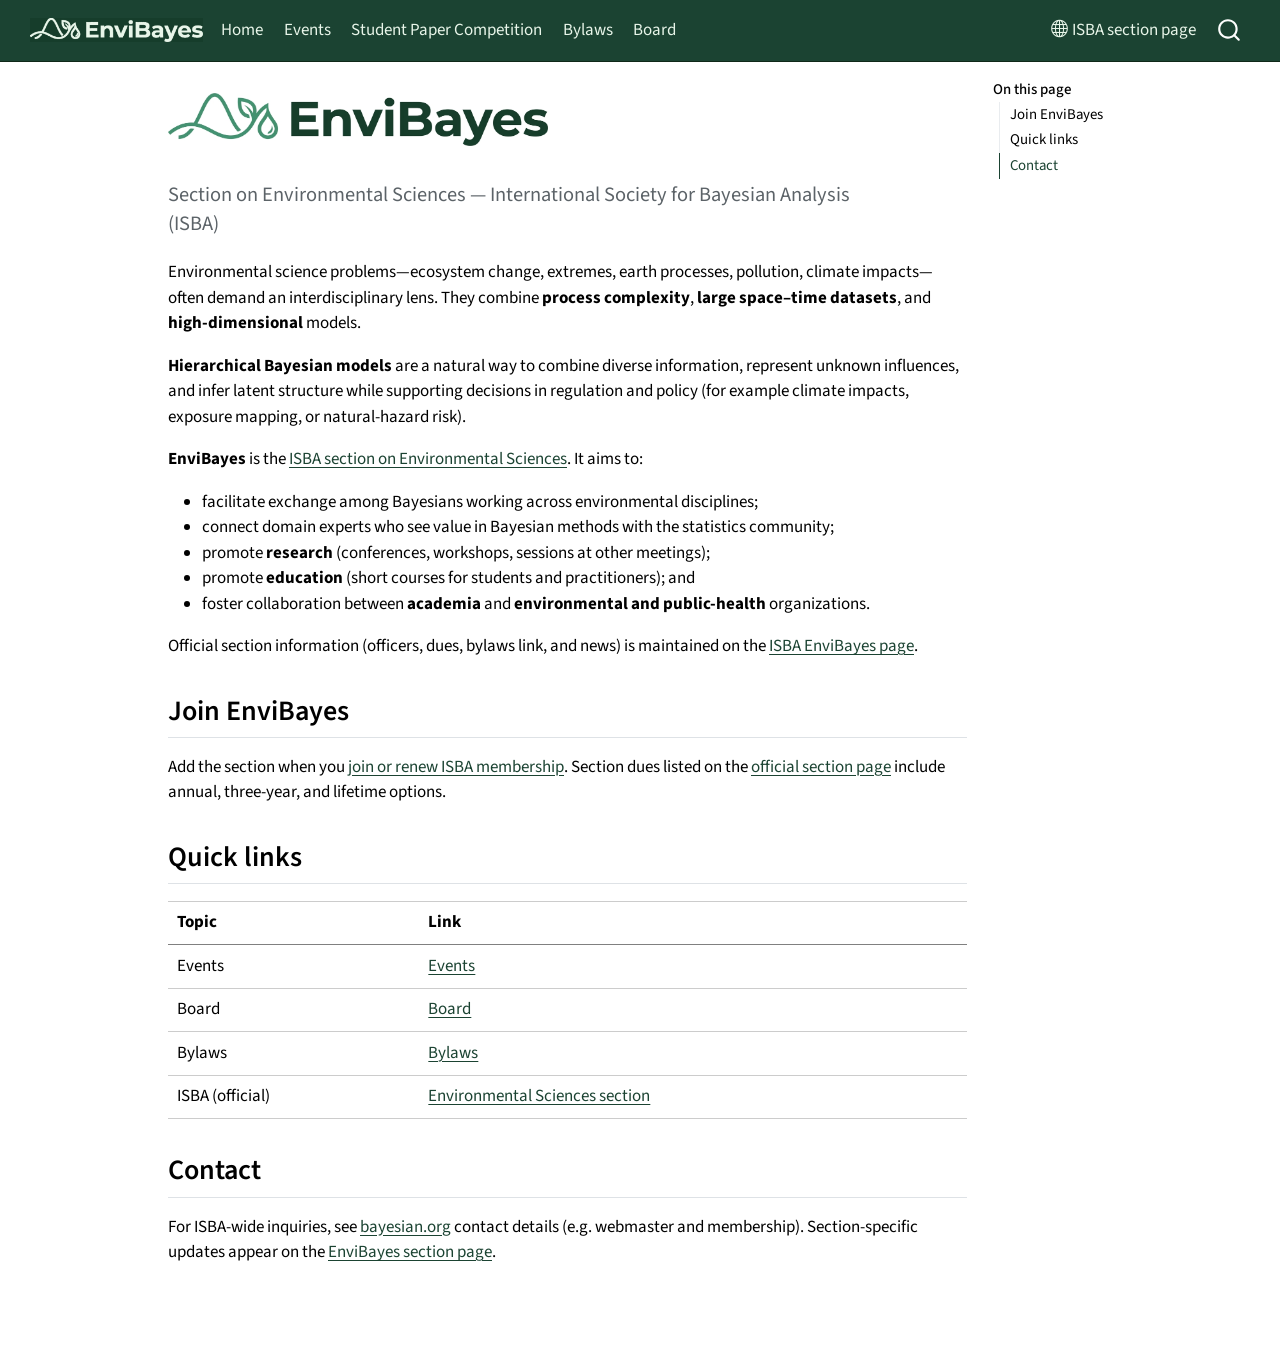
<file: index.html>
<!DOCTYPE html>
<html xmlns="http://www.w3.org/1999/xhtml" lang="en" xml:lang="en"><head>

<meta charset="utf-8">
<meta name="generator" content="quarto-1.9.37">

<meta name="viewport" content="width=device-width, initial-scale=1.0, user-scalable=yes">


<title>EnviBayes</title>
<style>
/* Default styles provided by pandoc.
** See https://pandoc.org/MANUAL.html#variables-for-html for config info.
*/
code{white-space: pre-wrap;}
span.smallcaps{font-variant: small-caps;}
div.columns{display: flex; gap: min(4vw, 1.5em);}
div.column{flex: auto; overflow-x: auto;}
div.hanging-indent{margin-left: 1.5em; text-indent: -1.5em;}
ul.task-list{list-style: none;}
ul.task-list li input[type="checkbox"] {
  width: 0.8em;
  margin: 0 0.8em 0.2em -1em; /* quarto-specific, see https://github.com/quarto-dev/quarto-cli/issues/4556 */ 
  vertical-align: middle;
}
</style>


<script src="site_libs/quarto-nav/quarto-nav.js"></script>
<script src="site_libs/quarto-nav/headroom.min.js"></script>
<script src="site_libs/clipboard/clipboard.min.js"></script>
<script src="site_libs/quarto-search/autocomplete.umd.js"></script>
<script src="site_libs/quarto-search/fuse.min.js"></script>
<script src="site_libs/quarto-search/quarto-search.js"></script>
<meta name="quarto:offset" content="./">
<script src="site_libs/quarto-html/quarto.js" type="module"></script>
<script src="site_libs/quarto-html/tabsets/tabsets.js" type="module"></script>
<script src="site_libs/quarto-html/popper.min.js"></script>
<script src="site_libs/quarto-html/tippy.umd.min.js"></script>
<script src="site_libs/quarto-html/anchor.min.js"></script>
<link href="site_libs/quarto-html/tippy.css" rel="stylesheet">
<link href="site_libs/quarto-html/quarto-syntax-highlighting-7f8f88aac4f3542376d5c11b86a4c14d.css" rel="stylesheet" id="quarto-text-highlighting-styles">
<script src="site_libs/bootstrap/bootstrap.min.js"></script>
<link href="site_libs/bootstrap/bootstrap-icons.css" rel="stylesheet">
<link href="site_libs/bootstrap/bootstrap-98e2cecf0de6083ebe6acc462f7c9d14.min.css" rel="stylesheet" append-hash="true" id="quarto-bootstrap" data-mode="light">
<script id="quarto-search-options" type="application/json">{
  "location": "navbar",
  "copy-button": false,
  "collapse-after": 3,
  "panel-placement": "end",
  "type": "overlay",
  "limit": 50,
  "keyboard-shortcut": [
    "f",
    "/",
    "s"
  ],
  "show-item-context": false,
  "language": {
    "search-no-results-text": "No results",
    "search-matching-documents-text": "matching documents",
    "search-copy-link-title": "Copy link to search",
    "search-hide-matches-text": "Hide additional matches",
    "search-more-match-text": "more match in this document",
    "search-more-matches-text": "more matches in this document",
    "search-clear-button-title": "Clear",
    "search-text-placeholder": "",
    "search-detached-cancel-button-title": "Cancel",
    "search-submit-button-title": "Submit",
    "search-label": "Search"
  }
}</script>


</head>

<body class="nav-fixed page-home-logo quarto-light">

<div id="quarto-search-results"></div>
  <header id="quarto-header" class="headroom fixed-top">
    <nav class="navbar navbar-expand-lg " data-bs-theme="dark">
      <div class="navbar-container container-fluid">
      <div class="navbar-brand-container mx-auto">
    <a href="./index.html" class="navbar-brand navbar-brand-logo">
    <img src="./EnviBayes_Logo_navbar.png" alt="EnviBayes" class="navbar-logo light-content">
    <img src="./EnviBayes_Logo_navbar.png" alt="EnviBayes" class="navbar-logo dark-content">
    </a>
  </div>
            <div id="quarto-search" class="" title="Search"></div>
          <button class="navbar-toggler" type="button" data-bs-toggle="collapse" data-bs-target="#navbarCollapse" aria-controls="navbarCollapse" role="menu" aria-expanded="false" aria-label="Toggle navigation" onclick="if (window.quartoToggleHeadroom) { window.quartoToggleHeadroom(); }">
  <span class="navbar-toggler-icon"></span>
</button>
          <div class="collapse navbar-collapse" id="navbarCollapse">
            <ul class="navbar-nav navbar-nav-scroll me-auto">
  <li class="nav-item">
    <a class="nav-link active" href="./index.html" aria-current="page"> 
<span class="menu-text">Home</span></a>
  </li>  
  <li class="nav-item">
    <a class="nav-link" href="./events.html"> 
<span class="menu-text">Events</span></a>
  </li>  
  <li class="nav-item">
    <a class="nav-link" href="./student-paper-competition.html"> 
<span class="menu-text">Student Paper Competition</span></a>
  </li>  
  <li class="nav-item">
    <a class="nav-link" href="./bylaws.html"> 
<span class="menu-text">Bylaws</span></a>
  </li>  
  <li class="nav-item">
    <a class="nav-link" href="./board.html"> 
<span class="menu-text">Board</span></a>
  </li>  
</ul>
            <ul class="navbar-nav navbar-nav-scroll ms-auto">
  <li class="nav-item">
    <a class="nav-link" href="https://bayesian.org/sectionschapters/environmental-sciences/"> <i class="bi bi-globe" role="img">
</i> 
<span class="menu-text">ISBA section page</span></a>
  </li>  
</ul>
          </div> <!-- /navcollapse -->
            <div class="quarto-navbar-tools">
</div>
      </div> <!-- /container-fluid -->
    </nav>
</header>
<!-- content -->
<div id="quarto-content" class="quarto-container page-columns page-rows-contents page-layout-article page-navbar">
<!-- sidebar -->
<!-- margin-sidebar -->
    <div id="quarto-margin-sidebar" class="sidebar margin-sidebar">
        <nav id="TOC" role="doc-toc" class="toc-active">
    <h2 id="toc-title">On this page</h2>
   
  <ul>
  <li><a href="#join-envibayes" id="toc-join-envibayes" class="nav-link active" data-scroll-target="#join-envibayes">Join EnviBayes</a></li>
  <li><a href="#quick-links" id="toc-quick-links" class="nav-link" data-scroll-target="#quick-links">Quick links</a></li>
  <li><a href="#contact" id="toc-contact" class="nav-link" data-scroll-target="#contact">Contact</a></li>
  </ul>
</nav>
    </div>
<!-- main -->
<main class="content" id="quarto-document-content">

<header id="title-block-header" class="quarto-title-block default">
<div class="quarto-title">
<h1 class="title">EnviBayes</h1>
</div>



<div class="quarto-title-meta">

    
  
    
  </div>
  


</header>


<div class="quarto-figure quarto-figure-left">
<figure class="figure">
<p><img src="EnviBayes_Logo.png" class="img-fluid quarto-figure quarto-figure-left figure-img" alt="EnviBayes" width="380"></p>
</figure>
</div>
<h1 class="visually-hidden">
EnviBayes
</h1>
<div class="home-subtitle">
<p>Section on Environmental Sciences — International Society for Bayesian Analysis (ISBA)</p>
</div>
<p>Environmental science problems—ecosystem change, extremes, earth processes, pollution, climate impacts—often demand an interdisciplinary lens. They combine <strong>process complexity</strong>, <strong>large space–time datasets</strong>, and <strong>high-dimensional</strong> models.</p>
<p><strong>Hierarchical Bayesian models</strong> are a natural way to combine diverse information, represent unknown influences, and infer latent structure while supporting decisions in regulation and policy (for example climate impacts, exposure mapping, or natural-hazard risk).</p>
<p><strong>EnviBayes</strong> is the <a href="https://bayesian.org/sectionschapters/environmental-sciences/">ISBA section on Environmental Sciences</a>. It aims to:</p>
<ul>
<li>facilitate exchange among Bayesians working across environmental disciplines;</li>
<li>connect domain experts who see value in Bayesian methods with the statistics community;</li>
<li>promote <strong>research</strong> (conferences, workshops, sessions at other meetings);</li>
<li>promote <strong>education</strong> (short courses for students and practitioners); and</li>
<li>foster collaboration between <strong>academia</strong> and <strong>environmental and public-health</strong> organizations.</li>
</ul>
<p>Official section information (officers, dues, bylaws link, and news) is maintained on the <a href="https://bayesian.org/sectionschapters/environmental-sciences/">ISBA EnviBayes page</a>.</p>
<section id="join-envibayes" class="level2">
<h2 class="anchored" data-anchor-id="join-envibayes">Join EnviBayes</h2>
<p>Add the section when you <a href="https://bayesian.org/membership-2/joinrenew/">join or renew ISBA membership</a>. Section dues listed on the <a href="https://bayesian.org/sectionschapters/environmental-sciences/">official section page</a> include annual, three-year, and lifetime options.</p>
</section>
<section id="quick-links" class="level2">
<h2 class="anchored" data-anchor-id="quick-links">Quick links</h2>
<table class="caption-top table">
<thead>
<tr class="header">
<th>Topic</th>
<th>Link</th>
</tr>
</thead>
<tbody>
<tr class="odd">
<td>Events</td>
<td><a href="./events.html">Events</a></td>
</tr>
<tr class="even">
<td>Board</td>
<td><a href="./board.html">Board</a></td>
</tr>
<tr class="odd">
<td>Bylaws</td>
<td><a href="./bylaws.html">Bylaws</a></td>
</tr>
<tr class="even">
<td>ISBA (official)</td>
<td><a href="https://bayesian.org/sectionschapters/environmental-sciences/">Environmental Sciences section</a></td>
</tr>
</tbody>
</table>
</section>
<section id="contact" class="level2">
<h2 class="anchored" data-anchor-id="contact">Contact</h2>
<p>For ISBA-wide inquiries, see <a href="https://bayesian.org/">bayesian.org</a> contact details (e.g.&nbsp;webmaster and membership). Section-specific updates appear on the <a href="https://bayesian.org/sectionschapters/environmental-sciences/">EnviBayes section page</a>.</p>


</section>

</main> <!-- /main -->
<script id="quarto-html-after-body" type="application/javascript">
  window.document.addEventListener("DOMContentLoaded", function (event) {
    const icon = "";
    const anchorJS = new window.AnchorJS();
    anchorJS.options = {
      placement: 'right',
      icon: icon
    };
    anchorJS.add('.anchored');
    const isCodeAnnotation = (el) => {
      for (const clz of el.classList) {
        if (clz.startsWith('code-annotation-')) {                     
          return true;
        }
      }
      return false;
    }
    const onCopySuccess = function(e) {
      // button target
      const button = e.trigger;
      // don't keep focus
      button.blur();
      // flash "checked"
      button.classList.add('code-copy-button-checked');
      var currentTitle = button.getAttribute("title");
      button.setAttribute("title", "Copied!");
      let tooltip;
      if (window.bootstrap) {
        button.setAttribute("data-bs-toggle", "tooltip");
        button.setAttribute("data-bs-placement", "left");
        button.setAttribute("data-bs-title", "Copied!");
        tooltip = new bootstrap.Tooltip(button, 
          { trigger: "manual", 
            customClass: "code-copy-button-tooltip",
            offset: [0, -8]});
        tooltip.show();    
      }
      setTimeout(function() {
        if (tooltip) {
          tooltip.hide();
          button.removeAttribute("data-bs-title");
          button.removeAttribute("data-bs-toggle");
          button.removeAttribute("data-bs-placement");
        }
        button.setAttribute("title", currentTitle);
        button.classList.remove('code-copy-button-checked');
      }, 1000);
      // clear code selection
      e.clearSelection();
    }
    const getTextToCopy = function(trigger) {
      const outerScaffold = trigger.parentElement.cloneNode(true);
      const codeEl = outerScaffold.querySelector('code');
      for (const childEl of codeEl.children) {
        if (isCodeAnnotation(childEl)) {
          childEl.remove();
        }
      }
      return codeEl.innerText;
    }
    const clipboard = new window.ClipboardJS('.code-copy-button:not([data-in-quarto-modal])', {
      text: getTextToCopy
    });
    clipboard.on('success', onCopySuccess);
    if (window.document.getElementById('quarto-embedded-source-code-modal')) {
      const clipboardModal = new window.ClipboardJS('.code-copy-button[data-in-quarto-modal]', {
        text: getTextToCopy,
        container: window.document.getElementById('quarto-embedded-source-code-modal')
      });
      clipboardModal.on('success', onCopySuccess);
    }
      var localhostRegex = new RegExp(/^(?:http|https):\/\/localhost\:?[0-9]*\//);
      var mailtoRegex = new RegExp(/^mailto:/);
        var filterRegex = new RegExp("https:\/\/andrewzm\.github\.io\/envibayes-website\/");
      var isInternal = (href) => {
          return filterRegex.test(href) || localhostRegex.test(href) || mailtoRegex.test(href);
      }
      // Inspect non-navigation links and adorn them if external
     var links = window.document.querySelectorAll('a[href]:not(.nav-link):not(.navbar-brand):not(.toc-action):not(.sidebar-link):not(.sidebar-item-toggle):not(.pagination-link):not(.no-external):not([aria-hidden]):not(.dropdown-item):not(.quarto-navigation-tool):not(.about-link)');
      for (var i=0; i<links.length; i++) {
        const link = links[i];
        if (!isInternal(link.href)) {
          // undo the damage that might have been done by quarto-nav.js in the case of
          // links that we want to consider external
          if (link.dataset.originalHref !== undefined) {
            link.href = link.dataset.originalHref;
          }
            // target, if specified
            link.setAttribute("target", "_blank");
            if (link.getAttribute("rel") === null) {
              link.setAttribute("rel", "noopener");
            }
        }
      }
    function tippyHover(el, contentFn, onTriggerFn, onUntriggerFn) {
      const config = {
        allowHTML: true,
        maxWidth: 500,
        delay: 100,
        arrow: false,
        appendTo: function(el) {
            return el.parentElement;
        },
        interactive: true,
        interactiveBorder: 10,
        theme: 'quarto',
        placement: 'bottom-start',
      };
      if (contentFn) {
        config.content = contentFn;
      }
      if (onTriggerFn) {
        config.onTrigger = onTriggerFn;
      }
      if (onUntriggerFn) {
        config.onUntrigger = onUntriggerFn;
      }
      window.tippy(el, config); 
    }
    const noterefs = window.document.querySelectorAll('a[role="doc-noteref"]');
    for (var i=0; i<noterefs.length; i++) {
      const ref = noterefs[i];
      tippyHover(ref, function() {
        // use id or data attribute instead here
        let href = ref.getAttribute('data-footnote-href') || ref.getAttribute('href');
        try { href = new URL(href).hash; } catch {}
        const id = href.replace(/^#\/?/, "");
        const note = window.document.getElementById(id);
        if (note) {
          return note.innerHTML;
        } else {
          return "";
        }
      });
    }
    const xrefs = window.document.querySelectorAll('a.quarto-xref');
    const processXRef = (id, note) => {
      // Strip column container classes
      const stripColumnClz = (el) => {
        el.classList.remove("page-full", "page-columns");
        if (el.children) {
          for (const child of el.children) {
            stripColumnClz(child);
          }
        }
      }
      stripColumnClz(note)
      if (id === null || id.startsWith('sec-')) {
        // Special case sections, only their first couple elements
        const container = document.createElement("div");
        if (note.children && note.children.length > 2) {
          container.appendChild(note.children[0].cloneNode(true));
          for (let i = 1; i < note.children.length; i++) {
            const child = note.children[i];
            if (child.tagName === "P" && child.innerText === "") {
              continue;
            } else {
              container.appendChild(child.cloneNode(true));
              break;
            }
          }
          if (window.Quarto?.typesetMath) {
            window.Quarto.typesetMath(container);
          }
          return container.innerHTML
        } else {
          if (window.Quarto?.typesetMath) {
            window.Quarto.typesetMath(note);
          }
          return note.innerHTML;
        }
      } else {
        // Remove any anchor links if they are present
        const anchorLink = note.querySelector('a.anchorjs-link');
        if (anchorLink) {
          anchorLink.remove();
        }
        if (window.Quarto?.typesetMath) {
          window.Quarto.typesetMath(note);
        }
        if (note.classList.contains("callout")) {
          return note.outerHTML;
        } else {
          return note.innerHTML;
        }
      }
    }
    for (var i=0; i<xrefs.length; i++) {
      const xref = xrefs[i];
      tippyHover(xref, undefined, function(instance) {
        instance.disable();
        let url = xref.getAttribute('href');
        let hash = undefined; 
        if (url.startsWith('#')) {
          hash = url;
        } else {
          try { hash = new URL(url).hash; } catch {}
        }
        if (hash) {
          const id = hash.replace(/^#\/?/, "");
          const note = window.document.getElementById(id);
          if (note !== null) {
            try {
              const html = processXRef(id, note.cloneNode(true));
              instance.setContent(html);
            } finally {
              instance.enable();
              instance.show();
            }
          } else {
            // See if we can fetch this
            fetch(url.split('#')[0])
            .then(res => res.text())
            .then(html => {
              const parser = new DOMParser();
              const htmlDoc = parser.parseFromString(html, "text/html");
              const note = htmlDoc.getElementById(id);
              if (note !== null) {
                const html = processXRef(id, note);
                instance.setContent(html);
              } 
            }).finally(() => {
              instance.enable();
              instance.show();
            });
          }
        } else {
          // See if we can fetch a full url (with no hash to target)
          // This is a special case and we should probably do some content thinning / targeting
          fetch(url)
          .then(res => res.text())
          .then(html => {
            const parser = new DOMParser();
            const htmlDoc = parser.parseFromString(html, "text/html");
            const note = htmlDoc.querySelector('main.content');
            if (note !== null) {
              // This should only happen for chapter cross references
              // (since there is no id in the URL)
              // remove the first header
              if (note.children.length > 0 && note.children[0].tagName === "HEADER") {
                note.children[0].remove();
              }
              const html = processXRef(null, note);
              instance.setContent(html);
            } 
          }).finally(() => {
            instance.enable();
            instance.show();
          });
        }
      }, function(instance) {
      });
    }
        let selectedAnnoteEl;
        const selectorForAnnotation = ( cell, annotation) => {
          let cellAttr = 'data-code-cell="' + cell + '"';
          let lineAttr = 'data-code-annotation="' +  annotation + '"';
          const selector = 'span[' + cellAttr + '][' + lineAttr + ']';
          return selector;
        }
        const selectCodeLines = (annoteEl) => {
          const doc = window.document;
          const targetCell = annoteEl.getAttribute("data-target-cell");
          const targetAnnotation = annoteEl.getAttribute("data-target-annotation");
          const annoteSpan = window.document.querySelector(selectorForAnnotation(targetCell, targetAnnotation));
          const lines = annoteSpan.getAttribute("data-code-lines").split(",");
          const lineIds = lines.map((line) => {
            return targetCell + "-" + line;
          })
          let top = null;
          let height = null;
          let parent = null;
          if (lineIds.length > 0) {
              //compute the position of the single el (top and bottom and make a div)
              const el = window.document.getElementById(lineIds[0]);
              top = el.offsetTop;
              height = el.offsetHeight;
              parent = el.parentElement.parentElement;
            if (lineIds.length > 1) {
              const lastEl = window.document.getElementById(lineIds[lineIds.length - 1]);
              const bottom = lastEl.offsetTop + lastEl.offsetHeight;
              height = bottom - top;
            }
            if (top !== null && height !== null && parent !== null) {
              // cook up a div (if necessary) and position it 
              let div = window.document.getElementById("code-annotation-line-highlight");
              if (div === null) {
                div = window.document.createElement("div");
                div.setAttribute("id", "code-annotation-line-highlight");
                div.style.position = 'absolute';
                parent.appendChild(div);
              }
              div.style.top = top - 2 + "px";
              div.style.height = height + 4 + "px";
              div.style.left = 0;
              let gutterDiv = window.document.getElementById("code-annotation-line-highlight-gutter");
              if (gutterDiv === null) {
                gutterDiv = window.document.createElement("div");
                gutterDiv.setAttribute("id", "code-annotation-line-highlight-gutter");
                gutterDiv.style.position = 'absolute';
                const codeCell = window.document.getElementById(targetCell);
                const gutter = codeCell.querySelector('.code-annotation-gutter');
                gutter.appendChild(gutterDiv);
              }
              gutterDiv.style.top = top - 2 + "px";
              gutterDiv.style.height = height + 4 + "px";
            }
            selectedAnnoteEl = annoteEl;
          }
        };
        const unselectCodeLines = () => {
          const elementsIds = ["code-annotation-line-highlight", "code-annotation-line-highlight-gutter"];
          elementsIds.forEach((elId) => {
            const div = window.document.getElementById(elId);
            if (div) {
              div.remove();
            }
          });
          selectedAnnoteEl = undefined;
        };
          // Handle positioning of the toggle
      window.addEventListener(
        "resize",
        throttle(() => {
          elRect = undefined;
          if (selectedAnnoteEl) {
            selectCodeLines(selectedAnnoteEl);
          }
        }, 10)
      );
      function throttle(fn, ms) {
      let throttle = false;
      let timer;
        return (...args) => {
          if(!throttle) { // first call gets through
              fn.apply(this, args);
              throttle = true;
          } else { // all the others get throttled
              if(timer) clearTimeout(timer); // cancel #2
              timer = setTimeout(() => {
                fn.apply(this, args);
                timer = throttle = false;
              }, ms);
          }
        };
      }
        // Attach click handler to the DT
        const annoteDls = window.document.querySelectorAll('dt[data-target-cell]');
        for (const annoteDlNode of annoteDls) {
          annoteDlNode.addEventListener('click', (event) => {
            const clickedEl = event.target;
            if (clickedEl !== selectedAnnoteEl) {
              unselectCodeLines();
              const activeEl = window.document.querySelector('dt[data-target-cell].code-annotation-active');
              if (activeEl) {
                activeEl.classList.remove('code-annotation-active');
              }
              selectCodeLines(clickedEl);
              clickedEl.classList.add('code-annotation-active');
            } else {
              // Unselect the line
              unselectCodeLines();
              clickedEl.classList.remove('code-annotation-active');
            }
          });
        }
    const findCites = (el) => {
      const parentEl = el.parentElement;
      if (parentEl) {
        const cites = parentEl.dataset.cites;
        if (cites) {
          return {
            el,
            cites: cites.split(' ')
          };
        } else {
          return findCites(el.parentElement)
        }
      } else {
        return undefined;
      }
    };
    var bibliorefs = window.document.querySelectorAll('a[role="doc-biblioref"]');
    for (var i=0; i<bibliorefs.length; i++) {
      const ref = bibliorefs[i];
      const citeInfo = findCites(ref);
      if (citeInfo) {
        tippyHover(citeInfo.el, function() {
          var popup = window.document.createElement('div');
          citeInfo.cites.forEach(function(cite) {
            var citeDiv = window.document.createElement('div');
            citeDiv.classList.add('hanging-indent');
            citeDiv.classList.add('csl-entry');
            var biblioDiv = window.document.getElementById('ref-' + cite);
            if (biblioDiv) {
              citeDiv.innerHTML = biblioDiv.innerHTML;
            }
            popup.appendChild(citeDiv);
          });
          return popup.innerHTML;
        });
      }
    }
  });
  </script>
</div> <!-- /content -->




</body></html>
</file>
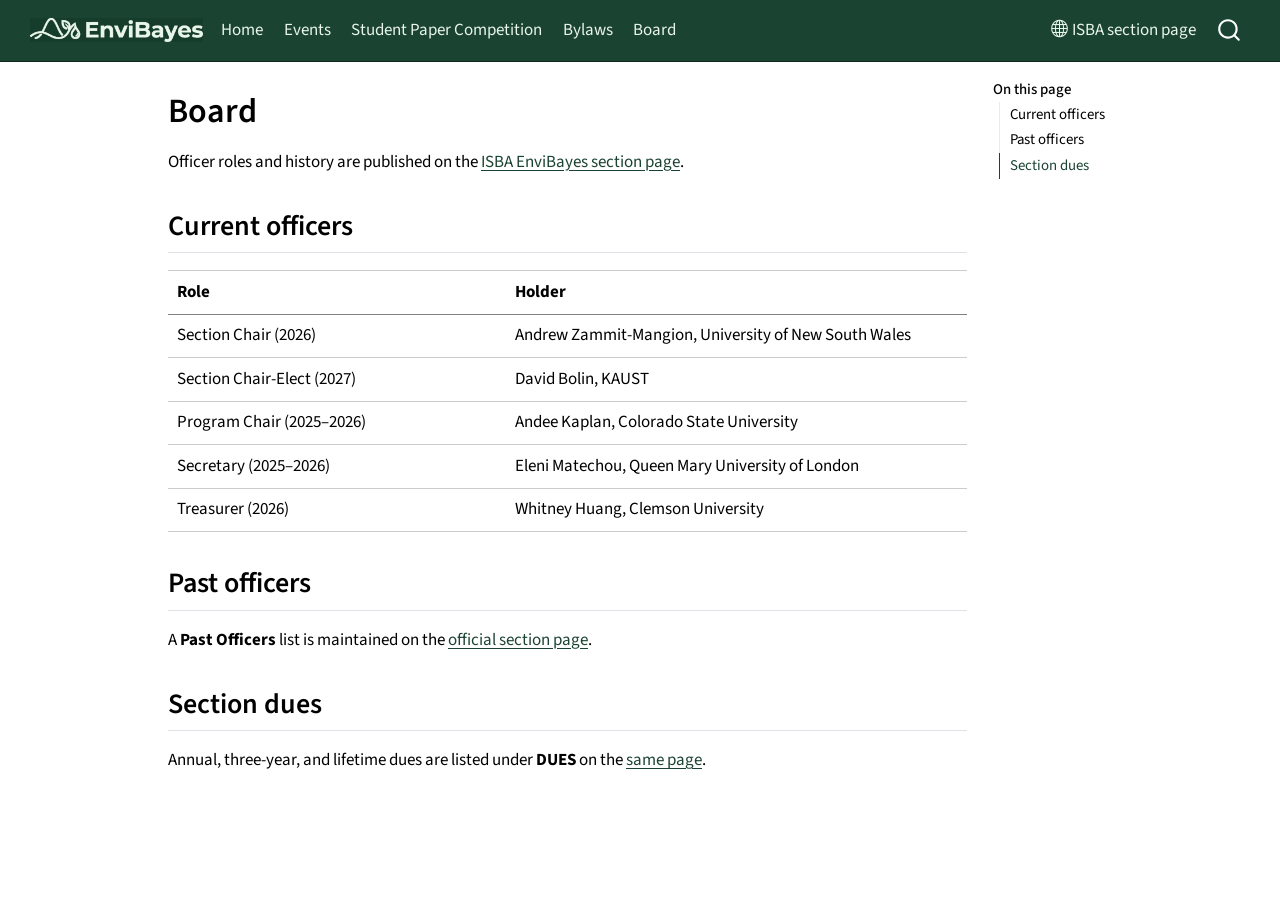
<file: board.html>
<!DOCTYPE html>
<html xmlns="http://www.w3.org/1999/xhtml" lang="en" xml:lang="en"><head>

<meta charset="utf-8">
<meta name="generator" content="quarto-1.9.37">

<meta name="viewport" content="width=device-width, initial-scale=1.0, user-scalable=yes">


<title>Board – EnviBayes</title>
<style>
/* Default styles provided by pandoc.
** See https://pandoc.org/MANUAL.html#variables-for-html for config info.
*/
code{white-space: pre-wrap;}
span.smallcaps{font-variant: small-caps;}
div.columns{display: flex; gap: min(4vw, 1.5em);}
div.column{flex: auto; overflow-x: auto;}
div.hanging-indent{margin-left: 1.5em; text-indent: -1.5em;}
ul.task-list{list-style: none;}
ul.task-list li input[type="checkbox"] {
  width: 0.8em;
  margin: 0 0.8em 0.2em -1em; /* quarto-specific, see https://github.com/quarto-dev/quarto-cli/issues/4556 */ 
  vertical-align: middle;
}
</style>


<script src="site_libs/quarto-nav/quarto-nav.js"></script>
<script src="site_libs/quarto-nav/headroom.min.js"></script>
<script src="site_libs/clipboard/clipboard.min.js"></script>
<script src="site_libs/quarto-search/autocomplete.umd.js"></script>
<script src="site_libs/quarto-search/fuse.min.js"></script>
<script src="site_libs/quarto-search/quarto-search.js"></script>
<meta name="quarto:offset" content="./">
<script src="site_libs/quarto-html/quarto.js" type="module"></script>
<script src="site_libs/quarto-html/tabsets/tabsets.js" type="module"></script>
<script src="site_libs/quarto-html/popper.min.js"></script>
<script src="site_libs/quarto-html/tippy.umd.min.js"></script>
<script src="site_libs/quarto-html/anchor.min.js"></script>
<link href="site_libs/quarto-html/tippy.css" rel="stylesheet">
<link href="site_libs/quarto-html/quarto-syntax-highlighting-7f8f88aac4f3542376d5c11b86a4c14d.css" rel="stylesheet" id="quarto-text-highlighting-styles">
<script src="site_libs/bootstrap/bootstrap.min.js"></script>
<link href="site_libs/bootstrap/bootstrap-icons.css" rel="stylesheet">
<link href="site_libs/bootstrap/bootstrap-98e2cecf0de6083ebe6acc462f7c9d14.min.css" rel="stylesheet" append-hash="true" id="quarto-bootstrap" data-mode="light">
<script id="quarto-search-options" type="application/json">{
  "location": "navbar",
  "copy-button": false,
  "collapse-after": 3,
  "panel-placement": "end",
  "type": "overlay",
  "limit": 50,
  "keyboard-shortcut": [
    "f",
    "/",
    "s"
  ],
  "show-item-context": false,
  "language": {
    "search-no-results-text": "No results",
    "search-matching-documents-text": "matching documents",
    "search-copy-link-title": "Copy link to search",
    "search-hide-matches-text": "Hide additional matches",
    "search-more-match-text": "more match in this document",
    "search-more-matches-text": "more matches in this document",
    "search-clear-button-title": "Clear",
    "search-text-placeholder": "",
    "search-detached-cancel-button-title": "Cancel",
    "search-submit-button-title": "Submit",
    "search-label": "Search"
  }
}</script>


</head>

<body class="nav-fixed quarto-light">

<div id="quarto-search-results"></div>
  <header id="quarto-header" class="headroom fixed-top">
    <nav class="navbar navbar-expand-lg " data-bs-theme="dark">
      <div class="navbar-container container-fluid">
      <div class="navbar-brand-container mx-auto">
    <a href="./index.html" class="navbar-brand navbar-brand-logo">
    <img src="./EnviBayes_Logo_navbar.png" alt="EnviBayes" class="navbar-logo light-content">
    <img src="./EnviBayes_Logo_navbar.png" alt="EnviBayes" class="navbar-logo dark-content">
    </a>
  </div>
            <div id="quarto-search" class="" title="Search"></div>
          <button class="navbar-toggler" type="button" data-bs-toggle="collapse" data-bs-target="#navbarCollapse" aria-controls="navbarCollapse" role="menu" aria-expanded="false" aria-label="Toggle navigation" onclick="if (window.quartoToggleHeadroom) { window.quartoToggleHeadroom(); }">
  <span class="navbar-toggler-icon"></span>
</button>
          <div class="collapse navbar-collapse" id="navbarCollapse">
            <ul class="navbar-nav navbar-nav-scroll me-auto">
  <li class="nav-item">
    <a class="nav-link" href="./index.html"> 
<span class="menu-text">Home</span></a>
  </li>  
  <li class="nav-item">
    <a class="nav-link" href="./events.html"> 
<span class="menu-text">Events</span></a>
  </li>  
  <li class="nav-item">
    <a class="nav-link" href="./student-paper-competition.html"> 
<span class="menu-text">Student Paper Competition</span></a>
  </li>  
  <li class="nav-item">
    <a class="nav-link" href="./bylaws.html"> 
<span class="menu-text">Bylaws</span></a>
  </li>  
  <li class="nav-item">
    <a class="nav-link active" href="./board.html" aria-current="page"> 
<span class="menu-text">Board</span></a>
  </li>  
</ul>
            <ul class="navbar-nav navbar-nav-scroll ms-auto">
  <li class="nav-item">
    <a class="nav-link" href="https://bayesian.org/sectionschapters/environmental-sciences/"> <i class="bi bi-globe" role="img">
</i> 
<span class="menu-text">ISBA section page</span></a>
  </li>  
</ul>
          </div> <!-- /navcollapse -->
            <div class="quarto-navbar-tools">
</div>
      </div> <!-- /container-fluid -->
    </nav>
</header>
<!-- content -->
<div id="quarto-content" class="quarto-container page-columns page-rows-contents page-layout-article page-navbar">
<!-- sidebar -->
<!-- margin-sidebar -->
    <div id="quarto-margin-sidebar" class="sidebar margin-sidebar">
        <nav id="TOC" role="doc-toc" class="toc-active">
    <h2 id="toc-title">On this page</h2>
   
  <ul>
  <li><a href="#current-officers" id="toc-current-officers" class="nav-link active" data-scroll-target="#current-officers">Current officers</a></li>
  <li><a href="#past-officers" id="toc-past-officers" class="nav-link" data-scroll-target="#past-officers">Past officers</a></li>
  <li><a href="#section-dues" id="toc-section-dues" class="nav-link" data-scroll-target="#section-dues">Section dues</a></li>
  </ul>
</nav>
    </div>
<!-- main -->
<main class="content" id="quarto-document-content">

<header id="title-block-header" class="quarto-title-block default">
<div class="quarto-title">
<h1 class="title">Board</h1>
</div>



<div class="quarto-title-meta">

    
  
    
  </div>
  


</header>


<p>Officer roles and history are published on the <a href="https://bayesian.org/sectionschapters/environmental-sciences/">ISBA EnviBayes section page</a>.</p>
<section id="current-officers" class="level2">
<h2 class="anchored" data-anchor-id="current-officers">Current officers</h2>
<table class="caption-top table">
<colgroup>
<col style="width: 42%">
<col style="width: 57%">
</colgroup>
<thead>
<tr class="header">
<th>Role</th>
<th>Holder</th>
</tr>
</thead>
<tbody>
<tr class="odd">
<td>Section Chair (2026)</td>
<td>Andrew Zammit-Mangion, University of New South Wales</td>
</tr>
<tr class="even">
<td>Section Chair-Elect (2027)</td>
<td>David Bolin, KAUST</td>
</tr>
<tr class="odd">
<td>Program Chair (2025–2026)</td>
<td>Andee Kaplan, Colorado State University</td>
</tr>
<tr class="even">
<td>Secretary (2025–2026)</td>
<td>Eleni Matechou, Queen Mary University of London</td>
</tr>
<tr class="odd">
<td>Treasurer (2026)</td>
<td>Whitney Huang, Clemson University</td>
</tr>
</tbody>
</table>
</section>
<section id="past-officers" class="level2">
<h2 class="anchored" data-anchor-id="past-officers">Past officers</h2>
<p>A <strong>Past Officers</strong> list is maintained on the <a href="https://bayesian.org/sectionschapters/environmental-sciences/">official section page</a>.</p>
</section>
<section id="section-dues" class="level2">
<h2 class="anchored" data-anchor-id="section-dues">Section dues</h2>
<p>Annual, three-year, and lifetime dues are listed under <strong>DUES</strong> on the <a href="https://bayesian.org/sectionschapters/environmental-sciences/">same page</a>.</p>


</section>

</main> <!-- /main -->
<script id="quarto-html-after-body" type="application/javascript">
  window.document.addEventListener("DOMContentLoaded", function (event) {
    const icon = "";
    const anchorJS = new window.AnchorJS();
    anchorJS.options = {
      placement: 'right',
      icon: icon
    };
    anchorJS.add('.anchored');
    const isCodeAnnotation = (el) => {
      for (const clz of el.classList) {
        if (clz.startsWith('code-annotation-')) {                     
          return true;
        }
      }
      return false;
    }
    const onCopySuccess = function(e) {
      // button target
      const button = e.trigger;
      // don't keep focus
      button.blur();
      // flash "checked"
      button.classList.add('code-copy-button-checked');
      var currentTitle = button.getAttribute("title");
      button.setAttribute("title", "Copied!");
      let tooltip;
      if (window.bootstrap) {
        button.setAttribute("data-bs-toggle", "tooltip");
        button.setAttribute("data-bs-placement", "left");
        button.setAttribute("data-bs-title", "Copied!");
        tooltip = new bootstrap.Tooltip(button, 
          { trigger: "manual", 
            customClass: "code-copy-button-tooltip",
            offset: [0, -8]});
        tooltip.show();    
      }
      setTimeout(function() {
        if (tooltip) {
          tooltip.hide();
          button.removeAttribute("data-bs-title");
          button.removeAttribute("data-bs-toggle");
          button.removeAttribute("data-bs-placement");
        }
        button.setAttribute("title", currentTitle);
        button.classList.remove('code-copy-button-checked');
      }, 1000);
      // clear code selection
      e.clearSelection();
    }
    const getTextToCopy = function(trigger) {
      const outerScaffold = trigger.parentElement.cloneNode(true);
      const codeEl = outerScaffold.querySelector('code');
      for (const childEl of codeEl.children) {
        if (isCodeAnnotation(childEl)) {
          childEl.remove();
        }
      }
      return codeEl.innerText;
    }
    const clipboard = new window.ClipboardJS('.code-copy-button:not([data-in-quarto-modal])', {
      text: getTextToCopy
    });
    clipboard.on('success', onCopySuccess);
    if (window.document.getElementById('quarto-embedded-source-code-modal')) {
      const clipboardModal = new window.ClipboardJS('.code-copy-button[data-in-quarto-modal]', {
        text: getTextToCopy,
        container: window.document.getElementById('quarto-embedded-source-code-modal')
      });
      clipboardModal.on('success', onCopySuccess);
    }
      var localhostRegex = new RegExp(/^(?:http|https):\/\/localhost\:?[0-9]*\//);
      var mailtoRegex = new RegExp(/^mailto:/);
        var filterRegex = new RegExp("https:\/\/andrewzm\.github\.io\/envibayes-website\/");
      var isInternal = (href) => {
          return filterRegex.test(href) || localhostRegex.test(href) || mailtoRegex.test(href);
      }
      // Inspect non-navigation links and adorn them if external
     var links = window.document.querySelectorAll('a[href]:not(.nav-link):not(.navbar-brand):not(.toc-action):not(.sidebar-link):not(.sidebar-item-toggle):not(.pagination-link):not(.no-external):not([aria-hidden]):not(.dropdown-item):not(.quarto-navigation-tool):not(.about-link)');
      for (var i=0; i<links.length; i++) {
        const link = links[i];
        if (!isInternal(link.href)) {
          // undo the damage that might have been done by quarto-nav.js in the case of
          // links that we want to consider external
          if (link.dataset.originalHref !== undefined) {
            link.href = link.dataset.originalHref;
          }
            // target, if specified
            link.setAttribute("target", "_blank");
            if (link.getAttribute("rel") === null) {
              link.setAttribute("rel", "noopener");
            }
        }
      }
    function tippyHover(el, contentFn, onTriggerFn, onUntriggerFn) {
      const config = {
        allowHTML: true,
        maxWidth: 500,
        delay: 100,
        arrow: false,
        appendTo: function(el) {
            return el.parentElement;
        },
        interactive: true,
        interactiveBorder: 10,
        theme: 'quarto',
        placement: 'bottom-start',
      };
      if (contentFn) {
        config.content = contentFn;
      }
      if (onTriggerFn) {
        config.onTrigger = onTriggerFn;
      }
      if (onUntriggerFn) {
        config.onUntrigger = onUntriggerFn;
      }
      window.tippy(el, config); 
    }
    const noterefs = window.document.querySelectorAll('a[role="doc-noteref"]');
    for (var i=0; i<noterefs.length; i++) {
      const ref = noterefs[i];
      tippyHover(ref, function() {
        // use id or data attribute instead here
        let href = ref.getAttribute('data-footnote-href') || ref.getAttribute('href');
        try { href = new URL(href).hash; } catch {}
        const id = href.replace(/^#\/?/, "");
        const note = window.document.getElementById(id);
        if (note) {
          return note.innerHTML;
        } else {
          return "";
        }
      });
    }
    const xrefs = window.document.querySelectorAll('a.quarto-xref');
    const processXRef = (id, note) => {
      // Strip column container classes
      const stripColumnClz = (el) => {
        el.classList.remove("page-full", "page-columns");
        if (el.children) {
          for (const child of el.children) {
            stripColumnClz(child);
          }
        }
      }
      stripColumnClz(note)
      if (id === null || id.startsWith('sec-')) {
        // Special case sections, only their first couple elements
        const container = document.createElement("div");
        if (note.children && note.children.length > 2) {
          container.appendChild(note.children[0].cloneNode(true));
          for (let i = 1; i < note.children.length; i++) {
            const child = note.children[i];
            if (child.tagName === "P" && child.innerText === "") {
              continue;
            } else {
              container.appendChild(child.cloneNode(true));
              break;
            }
          }
          if (window.Quarto?.typesetMath) {
            window.Quarto.typesetMath(container);
          }
          return container.innerHTML
        } else {
          if (window.Quarto?.typesetMath) {
            window.Quarto.typesetMath(note);
          }
          return note.innerHTML;
        }
      } else {
        // Remove any anchor links if they are present
        const anchorLink = note.querySelector('a.anchorjs-link');
        if (anchorLink) {
          anchorLink.remove();
        }
        if (window.Quarto?.typesetMath) {
          window.Quarto.typesetMath(note);
        }
        if (note.classList.contains("callout")) {
          return note.outerHTML;
        } else {
          return note.innerHTML;
        }
      }
    }
    for (var i=0; i<xrefs.length; i++) {
      const xref = xrefs[i];
      tippyHover(xref, undefined, function(instance) {
        instance.disable();
        let url = xref.getAttribute('href');
        let hash = undefined; 
        if (url.startsWith('#')) {
          hash = url;
        } else {
          try { hash = new URL(url).hash; } catch {}
        }
        if (hash) {
          const id = hash.replace(/^#\/?/, "");
          const note = window.document.getElementById(id);
          if (note !== null) {
            try {
              const html = processXRef(id, note.cloneNode(true));
              instance.setContent(html);
            } finally {
              instance.enable();
              instance.show();
            }
          } else {
            // See if we can fetch this
            fetch(url.split('#')[0])
            .then(res => res.text())
            .then(html => {
              const parser = new DOMParser();
              const htmlDoc = parser.parseFromString(html, "text/html");
              const note = htmlDoc.getElementById(id);
              if (note !== null) {
                const html = processXRef(id, note);
                instance.setContent(html);
              } 
            }).finally(() => {
              instance.enable();
              instance.show();
            });
          }
        } else {
          // See if we can fetch a full url (with no hash to target)
          // This is a special case and we should probably do some content thinning / targeting
          fetch(url)
          .then(res => res.text())
          .then(html => {
            const parser = new DOMParser();
            const htmlDoc = parser.parseFromString(html, "text/html");
            const note = htmlDoc.querySelector('main.content');
            if (note !== null) {
              // This should only happen for chapter cross references
              // (since there is no id in the URL)
              // remove the first header
              if (note.children.length > 0 && note.children[0].tagName === "HEADER") {
                note.children[0].remove();
              }
              const html = processXRef(null, note);
              instance.setContent(html);
            } 
          }).finally(() => {
            instance.enable();
            instance.show();
          });
        }
      }, function(instance) {
      });
    }
        let selectedAnnoteEl;
        const selectorForAnnotation = ( cell, annotation) => {
          let cellAttr = 'data-code-cell="' + cell + '"';
          let lineAttr = 'data-code-annotation="' +  annotation + '"';
          const selector = 'span[' + cellAttr + '][' + lineAttr + ']';
          return selector;
        }
        const selectCodeLines = (annoteEl) => {
          const doc = window.document;
          const targetCell = annoteEl.getAttribute("data-target-cell");
          const targetAnnotation = annoteEl.getAttribute("data-target-annotation");
          const annoteSpan = window.document.querySelector(selectorForAnnotation(targetCell, targetAnnotation));
          const lines = annoteSpan.getAttribute("data-code-lines").split(",");
          const lineIds = lines.map((line) => {
            return targetCell + "-" + line;
          })
          let top = null;
          let height = null;
          let parent = null;
          if (lineIds.length > 0) {
              //compute the position of the single el (top and bottom and make a div)
              const el = window.document.getElementById(lineIds[0]);
              top = el.offsetTop;
              height = el.offsetHeight;
              parent = el.parentElement.parentElement;
            if (lineIds.length > 1) {
              const lastEl = window.document.getElementById(lineIds[lineIds.length - 1]);
              const bottom = lastEl.offsetTop + lastEl.offsetHeight;
              height = bottom - top;
            }
            if (top !== null && height !== null && parent !== null) {
              // cook up a div (if necessary) and position it 
              let div = window.document.getElementById("code-annotation-line-highlight");
              if (div === null) {
                div = window.document.createElement("div");
                div.setAttribute("id", "code-annotation-line-highlight");
                div.style.position = 'absolute';
                parent.appendChild(div);
              }
              div.style.top = top - 2 + "px";
              div.style.height = height + 4 + "px";
              div.style.left = 0;
              let gutterDiv = window.document.getElementById("code-annotation-line-highlight-gutter");
              if (gutterDiv === null) {
                gutterDiv = window.document.createElement("div");
                gutterDiv.setAttribute("id", "code-annotation-line-highlight-gutter");
                gutterDiv.style.position = 'absolute';
                const codeCell = window.document.getElementById(targetCell);
                const gutter = codeCell.querySelector('.code-annotation-gutter');
                gutter.appendChild(gutterDiv);
              }
              gutterDiv.style.top = top - 2 + "px";
              gutterDiv.style.height = height + 4 + "px";
            }
            selectedAnnoteEl = annoteEl;
          }
        };
        const unselectCodeLines = () => {
          const elementsIds = ["code-annotation-line-highlight", "code-annotation-line-highlight-gutter"];
          elementsIds.forEach((elId) => {
            const div = window.document.getElementById(elId);
            if (div) {
              div.remove();
            }
          });
          selectedAnnoteEl = undefined;
        };
          // Handle positioning of the toggle
      window.addEventListener(
        "resize",
        throttle(() => {
          elRect = undefined;
          if (selectedAnnoteEl) {
            selectCodeLines(selectedAnnoteEl);
          }
        }, 10)
      );
      function throttle(fn, ms) {
      let throttle = false;
      let timer;
        return (...args) => {
          if(!throttle) { // first call gets through
              fn.apply(this, args);
              throttle = true;
          } else { // all the others get throttled
              if(timer) clearTimeout(timer); // cancel #2
              timer = setTimeout(() => {
                fn.apply(this, args);
                timer = throttle = false;
              }, ms);
          }
        };
      }
        // Attach click handler to the DT
        const annoteDls = window.document.querySelectorAll('dt[data-target-cell]');
        for (const annoteDlNode of annoteDls) {
          annoteDlNode.addEventListener('click', (event) => {
            const clickedEl = event.target;
            if (clickedEl !== selectedAnnoteEl) {
              unselectCodeLines();
              const activeEl = window.document.querySelector('dt[data-target-cell].code-annotation-active');
              if (activeEl) {
                activeEl.classList.remove('code-annotation-active');
              }
              selectCodeLines(clickedEl);
              clickedEl.classList.add('code-annotation-active');
            } else {
              // Unselect the line
              unselectCodeLines();
              clickedEl.classList.remove('code-annotation-active');
            }
          });
        }
    const findCites = (el) => {
      const parentEl = el.parentElement;
      if (parentEl) {
        const cites = parentEl.dataset.cites;
        if (cites) {
          return {
            el,
            cites: cites.split(' ')
          };
        } else {
          return findCites(el.parentElement)
        }
      } else {
        return undefined;
      }
    };
    var bibliorefs = window.document.querySelectorAll('a[role="doc-biblioref"]');
    for (var i=0; i<bibliorefs.length; i++) {
      const ref = bibliorefs[i];
      const citeInfo = findCites(ref);
      if (citeInfo) {
        tippyHover(citeInfo.el, function() {
          var popup = window.document.createElement('div');
          citeInfo.cites.forEach(function(cite) {
            var citeDiv = window.document.createElement('div');
            citeDiv.classList.add('hanging-indent');
            citeDiv.classList.add('csl-entry');
            var biblioDiv = window.document.getElementById('ref-' + cite);
            if (biblioDiv) {
              citeDiv.innerHTML = biblioDiv.innerHTML;
            }
            popup.appendChild(citeDiv);
          });
          return popup.innerHTML;
        });
      }
    }
  });
  </script>
</div> <!-- /content -->




</body></html>
</file>
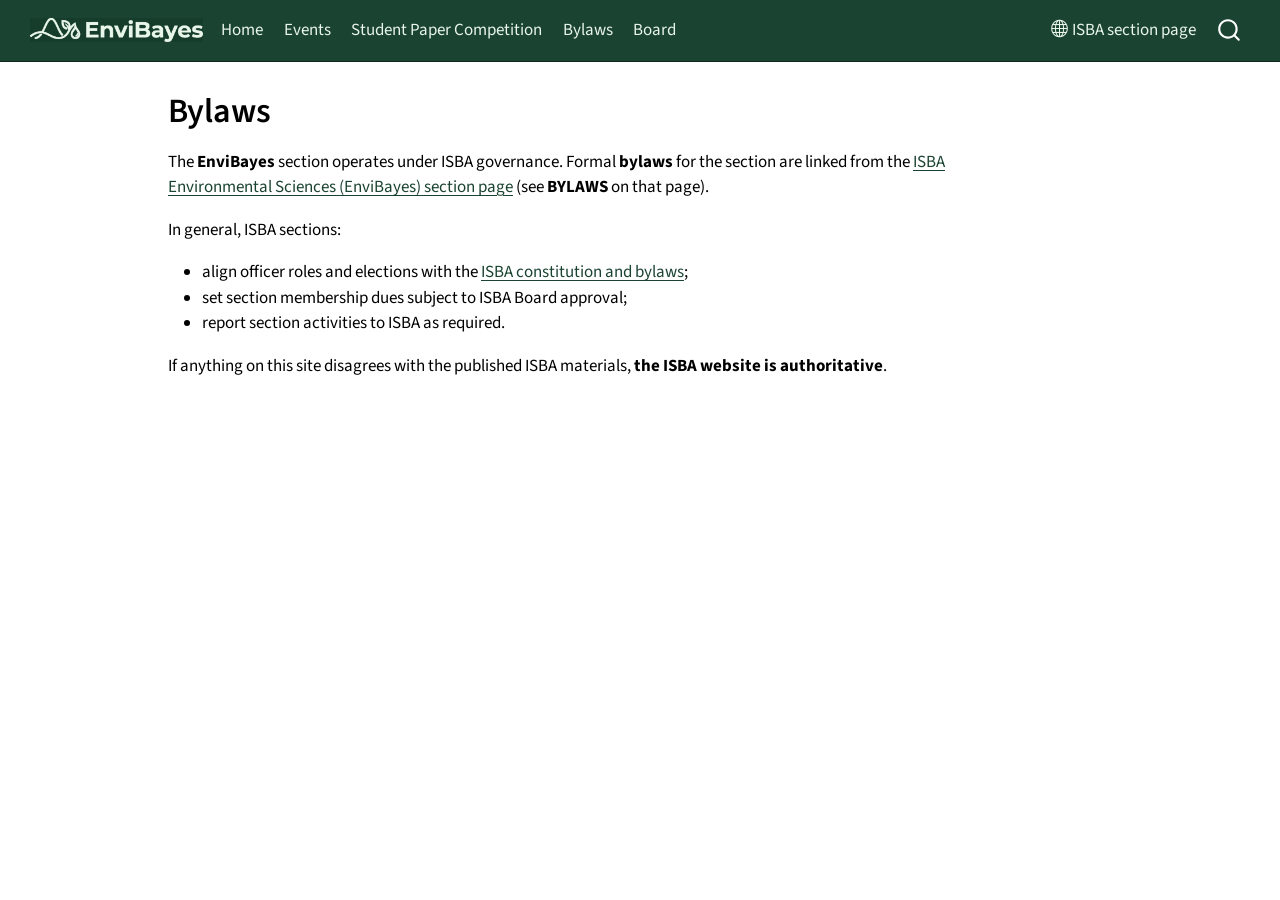
<file: bylaws.html>
<!DOCTYPE html>
<html xmlns="http://www.w3.org/1999/xhtml" lang="en" xml:lang="en"><head>

<meta charset="utf-8">
<meta name="generator" content="quarto-1.9.37">

<meta name="viewport" content="width=device-width, initial-scale=1.0, user-scalable=yes">


<title>Bylaws – EnviBayes</title>
<style>
/* Default styles provided by pandoc.
** See https://pandoc.org/MANUAL.html#variables-for-html for config info.
*/
code{white-space: pre-wrap;}
span.smallcaps{font-variant: small-caps;}
div.columns{display: flex; gap: min(4vw, 1.5em);}
div.column{flex: auto; overflow-x: auto;}
div.hanging-indent{margin-left: 1.5em; text-indent: -1.5em;}
ul.task-list{list-style: none;}
ul.task-list li input[type="checkbox"] {
  width: 0.8em;
  margin: 0 0.8em 0.2em -1em; /* quarto-specific, see https://github.com/quarto-dev/quarto-cli/issues/4556 */ 
  vertical-align: middle;
}
</style>


<script src="site_libs/quarto-nav/quarto-nav.js"></script>
<script src="site_libs/quarto-nav/headroom.min.js"></script>
<script src="site_libs/clipboard/clipboard.min.js"></script>
<script src="site_libs/quarto-search/autocomplete.umd.js"></script>
<script src="site_libs/quarto-search/fuse.min.js"></script>
<script src="site_libs/quarto-search/quarto-search.js"></script>
<meta name="quarto:offset" content="./">
<script src="site_libs/quarto-html/quarto.js" type="module"></script>
<script src="site_libs/quarto-html/tabsets/tabsets.js" type="module"></script>
<script src="site_libs/quarto-html/popper.min.js"></script>
<script src="site_libs/quarto-html/tippy.umd.min.js"></script>
<script src="site_libs/quarto-html/anchor.min.js"></script>
<link href="site_libs/quarto-html/tippy.css" rel="stylesheet">
<link href="site_libs/quarto-html/quarto-syntax-highlighting-7f8f88aac4f3542376d5c11b86a4c14d.css" rel="stylesheet" id="quarto-text-highlighting-styles">
<script src="site_libs/bootstrap/bootstrap.min.js"></script>
<link href="site_libs/bootstrap/bootstrap-icons.css" rel="stylesheet">
<link href="site_libs/bootstrap/bootstrap-98e2cecf0de6083ebe6acc462f7c9d14.min.css" rel="stylesheet" append-hash="true" id="quarto-bootstrap" data-mode="light">
<script id="quarto-search-options" type="application/json">{
  "location": "navbar",
  "copy-button": false,
  "collapse-after": 3,
  "panel-placement": "end",
  "type": "overlay",
  "limit": 50,
  "keyboard-shortcut": [
    "f",
    "/",
    "s"
  ],
  "show-item-context": false,
  "language": {
    "search-no-results-text": "No results",
    "search-matching-documents-text": "matching documents",
    "search-copy-link-title": "Copy link to search",
    "search-hide-matches-text": "Hide additional matches",
    "search-more-match-text": "more match in this document",
    "search-more-matches-text": "more matches in this document",
    "search-clear-button-title": "Clear",
    "search-text-placeholder": "",
    "search-detached-cancel-button-title": "Cancel",
    "search-submit-button-title": "Submit",
    "search-label": "Search"
  }
}</script>


</head>

<body class="nav-fixed quarto-light">

<div id="quarto-search-results"></div>
  <header id="quarto-header" class="headroom fixed-top">
    <nav class="navbar navbar-expand-lg " data-bs-theme="dark">
      <div class="navbar-container container-fluid">
      <div class="navbar-brand-container mx-auto">
    <a href="./index.html" class="navbar-brand navbar-brand-logo">
    <img src="./EnviBayes_Logo_navbar.png" alt="EnviBayes" class="navbar-logo light-content">
    <img src="./EnviBayes_Logo_navbar.png" alt="EnviBayes" class="navbar-logo dark-content">
    </a>
  </div>
            <div id="quarto-search" class="" title="Search"></div>
          <button class="navbar-toggler" type="button" data-bs-toggle="collapse" data-bs-target="#navbarCollapse" aria-controls="navbarCollapse" role="menu" aria-expanded="false" aria-label="Toggle navigation" onclick="if (window.quartoToggleHeadroom) { window.quartoToggleHeadroom(); }">
  <span class="navbar-toggler-icon"></span>
</button>
          <div class="collapse navbar-collapse" id="navbarCollapse">
            <ul class="navbar-nav navbar-nav-scroll me-auto">
  <li class="nav-item">
    <a class="nav-link" href="./index.html"> 
<span class="menu-text">Home</span></a>
  </li>  
  <li class="nav-item">
    <a class="nav-link" href="./events.html"> 
<span class="menu-text">Events</span></a>
  </li>  
  <li class="nav-item">
    <a class="nav-link" href="./student-paper-competition.html"> 
<span class="menu-text">Student Paper Competition</span></a>
  </li>  
  <li class="nav-item">
    <a class="nav-link active" href="./bylaws.html" aria-current="page"> 
<span class="menu-text">Bylaws</span></a>
  </li>  
  <li class="nav-item">
    <a class="nav-link" href="./board.html"> 
<span class="menu-text">Board</span></a>
  </li>  
</ul>
            <ul class="navbar-nav navbar-nav-scroll ms-auto">
  <li class="nav-item">
    <a class="nav-link" href="https://bayesian.org/sectionschapters/environmental-sciences/"> <i class="bi bi-globe" role="img">
</i> 
<span class="menu-text">ISBA section page</span></a>
  </li>  
</ul>
          </div> <!-- /navcollapse -->
            <div class="quarto-navbar-tools">
</div>
      </div> <!-- /container-fluid -->
    </nav>
</header>
<!-- content -->
<div id="quarto-content" class="quarto-container page-columns page-rows-contents page-layout-article page-navbar">
<!-- sidebar -->
<!-- margin-sidebar -->
    <div id="quarto-margin-sidebar" class="sidebar margin-sidebar zindex-bottom">
        
    </div>
<!-- main -->
<main class="content" id="quarto-document-content">

<header id="title-block-header" class="quarto-title-block default">
<div class="quarto-title">
<h1 class="title">Bylaws</h1>
</div>



<div class="quarto-title-meta">

    
  
    
  </div>
  


</header>


<p>The <strong>EnviBayes</strong> section operates under ISBA governance. Formal <strong>bylaws</strong> for the section are linked from the <a href="https://bayesian.org/sectionschapters/environmental-sciences/">ISBA Environmental Sciences (EnviBayes) section page</a> (see <strong>BYLAWS</strong> on that page).</p>
<p>In general, ISBA sections:</p>
<ul>
<li>align officer roles and elections with the <a href="https://bayesian.org/governance/">ISBA constitution and bylaws</a>;</li>
<li>set section membership dues subject to ISBA Board approval;</li>
<li>report section activities to ISBA as required.</li>
</ul>
<p>If anything on this site disagrees with the published ISBA materials, <strong>the ISBA website is authoritative</strong>.</p>



</main> <!-- /main -->
<script id="quarto-html-after-body" type="application/javascript">
  window.document.addEventListener("DOMContentLoaded", function (event) {
    const icon = "";
    const anchorJS = new window.AnchorJS();
    anchorJS.options = {
      placement: 'right',
      icon: icon
    };
    anchorJS.add('.anchored');
    const isCodeAnnotation = (el) => {
      for (const clz of el.classList) {
        if (clz.startsWith('code-annotation-')) {                     
          return true;
        }
      }
      return false;
    }
    const onCopySuccess = function(e) {
      // button target
      const button = e.trigger;
      // don't keep focus
      button.blur();
      // flash "checked"
      button.classList.add('code-copy-button-checked');
      var currentTitle = button.getAttribute("title");
      button.setAttribute("title", "Copied!");
      let tooltip;
      if (window.bootstrap) {
        button.setAttribute("data-bs-toggle", "tooltip");
        button.setAttribute("data-bs-placement", "left");
        button.setAttribute("data-bs-title", "Copied!");
        tooltip = new bootstrap.Tooltip(button, 
          { trigger: "manual", 
            customClass: "code-copy-button-tooltip",
            offset: [0, -8]});
        tooltip.show();    
      }
      setTimeout(function() {
        if (tooltip) {
          tooltip.hide();
          button.removeAttribute("data-bs-title");
          button.removeAttribute("data-bs-toggle");
          button.removeAttribute("data-bs-placement");
        }
        button.setAttribute("title", currentTitle);
        button.classList.remove('code-copy-button-checked');
      }, 1000);
      // clear code selection
      e.clearSelection();
    }
    const getTextToCopy = function(trigger) {
      const outerScaffold = trigger.parentElement.cloneNode(true);
      const codeEl = outerScaffold.querySelector('code');
      for (const childEl of codeEl.children) {
        if (isCodeAnnotation(childEl)) {
          childEl.remove();
        }
      }
      return codeEl.innerText;
    }
    const clipboard = new window.ClipboardJS('.code-copy-button:not([data-in-quarto-modal])', {
      text: getTextToCopy
    });
    clipboard.on('success', onCopySuccess);
    if (window.document.getElementById('quarto-embedded-source-code-modal')) {
      const clipboardModal = new window.ClipboardJS('.code-copy-button[data-in-quarto-modal]', {
        text: getTextToCopy,
        container: window.document.getElementById('quarto-embedded-source-code-modal')
      });
      clipboardModal.on('success', onCopySuccess);
    }
      var localhostRegex = new RegExp(/^(?:http|https):\/\/localhost\:?[0-9]*\//);
      var mailtoRegex = new RegExp(/^mailto:/);
        var filterRegex = new RegExp("https:\/\/andrewzm\.github\.io\/envibayes-website\/");
      var isInternal = (href) => {
          return filterRegex.test(href) || localhostRegex.test(href) || mailtoRegex.test(href);
      }
      // Inspect non-navigation links and adorn them if external
     var links = window.document.querySelectorAll('a[href]:not(.nav-link):not(.navbar-brand):not(.toc-action):not(.sidebar-link):not(.sidebar-item-toggle):not(.pagination-link):not(.no-external):not([aria-hidden]):not(.dropdown-item):not(.quarto-navigation-tool):not(.about-link)');
      for (var i=0; i<links.length; i++) {
        const link = links[i];
        if (!isInternal(link.href)) {
          // undo the damage that might have been done by quarto-nav.js in the case of
          // links that we want to consider external
          if (link.dataset.originalHref !== undefined) {
            link.href = link.dataset.originalHref;
          }
            // target, if specified
            link.setAttribute("target", "_blank");
            if (link.getAttribute("rel") === null) {
              link.setAttribute("rel", "noopener");
            }
        }
      }
    function tippyHover(el, contentFn, onTriggerFn, onUntriggerFn) {
      const config = {
        allowHTML: true,
        maxWidth: 500,
        delay: 100,
        arrow: false,
        appendTo: function(el) {
            return el.parentElement;
        },
        interactive: true,
        interactiveBorder: 10,
        theme: 'quarto',
        placement: 'bottom-start',
      };
      if (contentFn) {
        config.content = contentFn;
      }
      if (onTriggerFn) {
        config.onTrigger = onTriggerFn;
      }
      if (onUntriggerFn) {
        config.onUntrigger = onUntriggerFn;
      }
      window.tippy(el, config); 
    }
    const noterefs = window.document.querySelectorAll('a[role="doc-noteref"]');
    for (var i=0; i<noterefs.length; i++) {
      const ref = noterefs[i];
      tippyHover(ref, function() {
        // use id or data attribute instead here
        let href = ref.getAttribute('data-footnote-href') || ref.getAttribute('href');
        try { href = new URL(href).hash; } catch {}
        const id = href.replace(/^#\/?/, "");
        const note = window.document.getElementById(id);
        if (note) {
          return note.innerHTML;
        } else {
          return "";
        }
      });
    }
    const xrefs = window.document.querySelectorAll('a.quarto-xref');
    const processXRef = (id, note) => {
      // Strip column container classes
      const stripColumnClz = (el) => {
        el.classList.remove("page-full", "page-columns");
        if (el.children) {
          for (const child of el.children) {
            stripColumnClz(child);
          }
        }
      }
      stripColumnClz(note)
      if (id === null || id.startsWith('sec-')) {
        // Special case sections, only their first couple elements
        const container = document.createElement("div");
        if (note.children && note.children.length > 2) {
          container.appendChild(note.children[0].cloneNode(true));
          for (let i = 1; i < note.children.length; i++) {
            const child = note.children[i];
            if (child.tagName === "P" && child.innerText === "") {
              continue;
            } else {
              container.appendChild(child.cloneNode(true));
              break;
            }
          }
          if (window.Quarto?.typesetMath) {
            window.Quarto.typesetMath(container);
          }
          return container.innerHTML
        } else {
          if (window.Quarto?.typesetMath) {
            window.Quarto.typesetMath(note);
          }
          return note.innerHTML;
        }
      } else {
        // Remove any anchor links if they are present
        const anchorLink = note.querySelector('a.anchorjs-link');
        if (anchorLink) {
          anchorLink.remove();
        }
        if (window.Quarto?.typesetMath) {
          window.Quarto.typesetMath(note);
        }
        if (note.classList.contains("callout")) {
          return note.outerHTML;
        } else {
          return note.innerHTML;
        }
      }
    }
    for (var i=0; i<xrefs.length; i++) {
      const xref = xrefs[i];
      tippyHover(xref, undefined, function(instance) {
        instance.disable();
        let url = xref.getAttribute('href');
        let hash = undefined; 
        if (url.startsWith('#')) {
          hash = url;
        } else {
          try { hash = new URL(url).hash; } catch {}
        }
        if (hash) {
          const id = hash.replace(/^#\/?/, "");
          const note = window.document.getElementById(id);
          if (note !== null) {
            try {
              const html = processXRef(id, note.cloneNode(true));
              instance.setContent(html);
            } finally {
              instance.enable();
              instance.show();
            }
          } else {
            // See if we can fetch this
            fetch(url.split('#')[0])
            .then(res => res.text())
            .then(html => {
              const parser = new DOMParser();
              const htmlDoc = parser.parseFromString(html, "text/html");
              const note = htmlDoc.getElementById(id);
              if (note !== null) {
                const html = processXRef(id, note);
                instance.setContent(html);
              } 
            }).finally(() => {
              instance.enable();
              instance.show();
            });
          }
        } else {
          // See if we can fetch a full url (with no hash to target)
          // This is a special case and we should probably do some content thinning / targeting
          fetch(url)
          .then(res => res.text())
          .then(html => {
            const parser = new DOMParser();
            const htmlDoc = parser.parseFromString(html, "text/html");
            const note = htmlDoc.querySelector('main.content');
            if (note !== null) {
              // This should only happen for chapter cross references
              // (since there is no id in the URL)
              // remove the first header
              if (note.children.length > 0 && note.children[0].tagName === "HEADER") {
                note.children[0].remove();
              }
              const html = processXRef(null, note);
              instance.setContent(html);
            } 
          }).finally(() => {
            instance.enable();
            instance.show();
          });
        }
      }, function(instance) {
      });
    }
        let selectedAnnoteEl;
        const selectorForAnnotation = ( cell, annotation) => {
          let cellAttr = 'data-code-cell="' + cell + '"';
          let lineAttr = 'data-code-annotation="' +  annotation + '"';
          const selector = 'span[' + cellAttr + '][' + lineAttr + ']';
          return selector;
        }
        const selectCodeLines = (annoteEl) => {
          const doc = window.document;
          const targetCell = annoteEl.getAttribute("data-target-cell");
          const targetAnnotation = annoteEl.getAttribute("data-target-annotation");
          const annoteSpan = window.document.querySelector(selectorForAnnotation(targetCell, targetAnnotation));
          const lines = annoteSpan.getAttribute("data-code-lines").split(",");
          const lineIds = lines.map((line) => {
            return targetCell + "-" + line;
          })
          let top = null;
          let height = null;
          let parent = null;
          if (lineIds.length > 0) {
              //compute the position of the single el (top and bottom and make a div)
              const el = window.document.getElementById(lineIds[0]);
              top = el.offsetTop;
              height = el.offsetHeight;
              parent = el.parentElement.parentElement;
            if (lineIds.length > 1) {
              const lastEl = window.document.getElementById(lineIds[lineIds.length - 1]);
              const bottom = lastEl.offsetTop + lastEl.offsetHeight;
              height = bottom - top;
            }
            if (top !== null && height !== null && parent !== null) {
              // cook up a div (if necessary) and position it 
              let div = window.document.getElementById("code-annotation-line-highlight");
              if (div === null) {
                div = window.document.createElement("div");
                div.setAttribute("id", "code-annotation-line-highlight");
                div.style.position = 'absolute';
                parent.appendChild(div);
              }
              div.style.top = top - 2 + "px";
              div.style.height = height + 4 + "px";
              div.style.left = 0;
              let gutterDiv = window.document.getElementById("code-annotation-line-highlight-gutter");
              if (gutterDiv === null) {
                gutterDiv = window.document.createElement("div");
                gutterDiv.setAttribute("id", "code-annotation-line-highlight-gutter");
                gutterDiv.style.position = 'absolute';
                const codeCell = window.document.getElementById(targetCell);
                const gutter = codeCell.querySelector('.code-annotation-gutter');
                gutter.appendChild(gutterDiv);
              }
              gutterDiv.style.top = top - 2 + "px";
              gutterDiv.style.height = height + 4 + "px";
            }
            selectedAnnoteEl = annoteEl;
          }
        };
        const unselectCodeLines = () => {
          const elementsIds = ["code-annotation-line-highlight", "code-annotation-line-highlight-gutter"];
          elementsIds.forEach((elId) => {
            const div = window.document.getElementById(elId);
            if (div) {
              div.remove();
            }
          });
          selectedAnnoteEl = undefined;
        };
          // Handle positioning of the toggle
      window.addEventListener(
        "resize",
        throttle(() => {
          elRect = undefined;
          if (selectedAnnoteEl) {
            selectCodeLines(selectedAnnoteEl);
          }
        }, 10)
      );
      function throttle(fn, ms) {
      let throttle = false;
      let timer;
        return (...args) => {
          if(!throttle) { // first call gets through
              fn.apply(this, args);
              throttle = true;
          } else { // all the others get throttled
              if(timer) clearTimeout(timer); // cancel #2
              timer = setTimeout(() => {
                fn.apply(this, args);
                timer = throttle = false;
              }, ms);
          }
        };
      }
        // Attach click handler to the DT
        const annoteDls = window.document.querySelectorAll('dt[data-target-cell]');
        for (const annoteDlNode of annoteDls) {
          annoteDlNode.addEventListener('click', (event) => {
            const clickedEl = event.target;
            if (clickedEl !== selectedAnnoteEl) {
              unselectCodeLines();
              const activeEl = window.document.querySelector('dt[data-target-cell].code-annotation-active');
              if (activeEl) {
                activeEl.classList.remove('code-annotation-active');
              }
              selectCodeLines(clickedEl);
              clickedEl.classList.add('code-annotation-active');
            } else {
              // Unselect the line
              unselectCodeLines();
              clickedEl.classList.remove('code-annotation-active');
            }
          });
        }
    const findCites = (el) => {
      const parentEl = el.parentElement;
      if (parentEl) {
        const cites = parentEl.dataset.cites;
        if (cites) {
          return {
            el,
            cites: cites.split(' ')
          };
        } else {
          return findCites(el.parentElement)
        }
      } else {
        return undefined;
      }
    };
    var bibliorefs = window.document.querySelectorAll('a[role="doc-biblioref"]');
    for (var i=0; i<bibliorefs.length; i++) {
      const ref = bibliorefs[i];
      const citeInfo = findCites(ref);
      if (citeInfo) {
        tippyHover(citeInfo.el, function() {
          var popup = window.document.createElement('div');
          citeInfo.cites.forEach(function(cite) {
            var citeDiv = window.document.createElement('div');
            citeDiv.classList.add('hanging-indent');
            citeDiv.classList.add('csl-entry');
            var biblioDiv = window.document.getElementById('ref-' + cite);
            if (biblioDiv) {
              citeDiv.innerHTML = biblioDiv.innerHTML;
            }
            popup.appendChild(citeDiv);
          });
          return popup.innerHTML;
        });
      }
    }
  });
  </script>
</div> <!-- /content -->




</body></html>
</file>
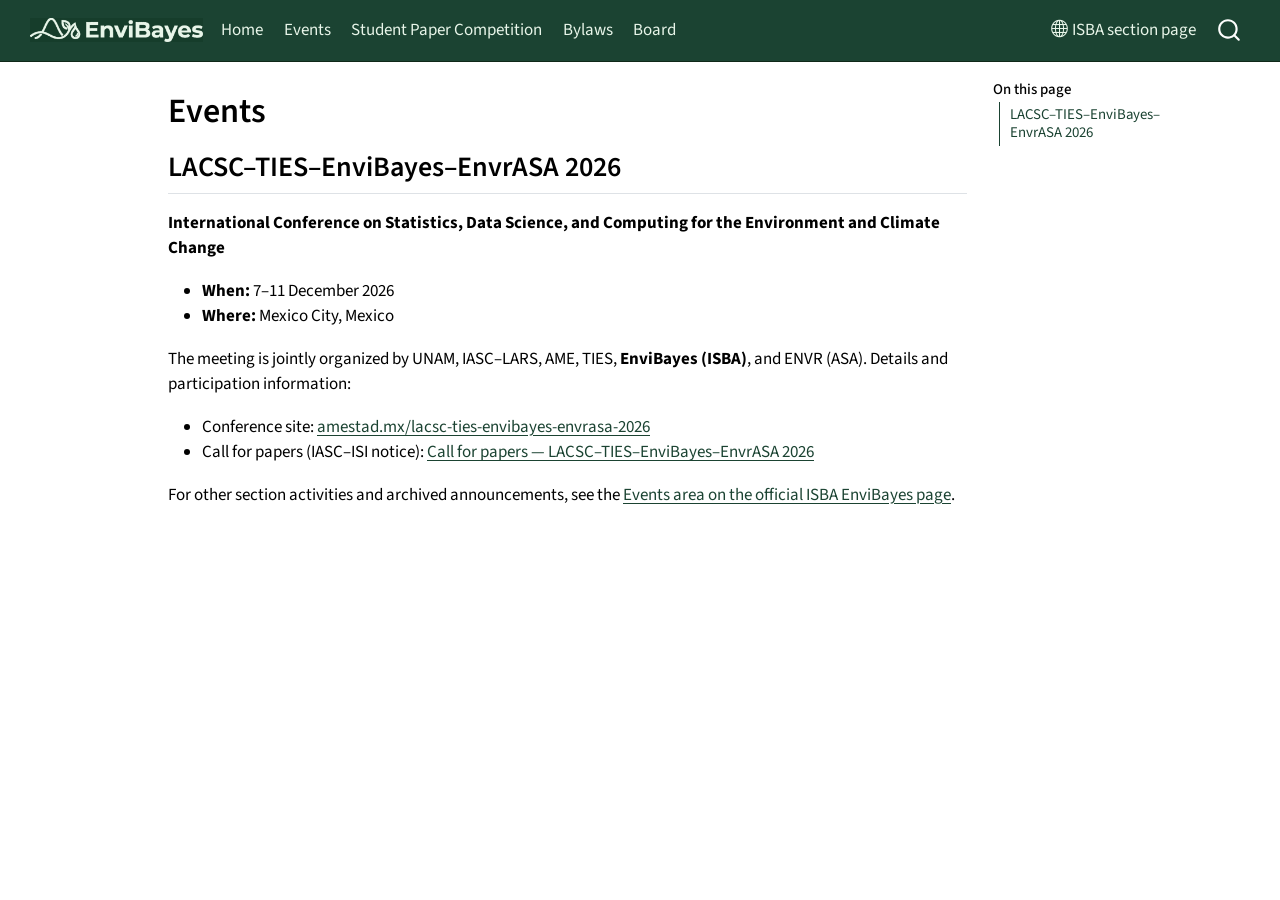
<file: events.html>
<!DOCTYPE html>
<html xmlns="http://www.w3.org/1999/xhtml" lang="en" xml:lang="en"><head>

<meta charset="utf-8">
<meta name="generator" content="quarto-1.9.37">

<meta name="viewport" content="width=device-width, initial-scale=1.0, user-scalable=yes">


<title>Events – EnviBayes</title>
<style>
/* Default styles provided by pandoc.
** See https://pandoc.org/MANUAL.html#variables-for-html for config info.
*/
code{white-space: pre-wrap;}
span.smallcaps{font-variant: small-caps;}
div.columns{display: flex; gap: min(4vw, 1.5em);}
div.column{flex: auto; overflow-x: auto;}
div.hanging-indent{margin-left: 1.5em; text-indent: -1.5em;}
ul.task-list{list-style: none;}
ul.task-list li input[type="checkbox"] {
  width: 0.8em;
  margin: 0 0.8em 0.2em -1em; /* quarto-specific, see https://github.com/quarto-dev/quarto-cli/issues/4556 */ 
  vertical-align: middle;
}
</style>


<script src="site_libs/quarto-nav/quarto-nav.js"></script>
<script src="site_libs/quarto-nav/headroom.min.js"></script>
<script src="site_libs/clipboard/clipboard.min.js"></script>
<script src="site_libs/quarto-search/autocomplete.umd.js"></script>
<script src="site_libs/quarto-search/fuse.min.js"></script>
<script src="site_libs/quarto-search/quarto-search.js"></script>
<meta name="quarto:offset" content="./">
<script src="site_libs/quarto-html/quarto.js" type="module"></script>
<script src="site_libs/quarto-html/tabsets/tabsets.js" type="module"></script>
<script src="site_libs/quarto-html/popper.min.js"></script>
<script src="site_libs/quarto-html/tippy.umd.min.js"></script>
<script src="site_libs/quarto-html/anchor.min.js"></script>
<link href="site_libs/quarto-html/tippy.css" rel="stylesheet">
<link href="site_libs/quarto-html/quarto-syntax-highlighting-7f8f88aac4f3542376d5c11b86a4c14d.css" rel="stylesheet" id="quarto-text-highlighting-styles">
<script src="site_libs/bootstrap/bootstrap.min.js"></script>
<link href="site_libs/bootstrap/bootstrap-icons.css" rel="stylesheet">
<link href="site_libs/bootstrap/bootstrap-98e2cecf0de6083ebe6acc462f7c9d14.min.css" rel="stylesheet" append-hash="true" id="quarto-bootstrap" data-mode="light">
<script id="quarto-search-options" type="application/json">{
  "location": "navbar",
  "copy-button": false,
  "collapse-after": 3,
  "panel-placement": "end",
  "type": "overlay",
  "limit": 50,
  "keyboard-shortcut": [
    "f",
    "/",
    "s"
  ],
  "show-item-context": false,
  "language": {
    "search-no-results-text": "No results",
    "search-matching-documents-text": "matching documents",
    "search-copy-link-title": "Copy link to search",
    "search-hide-matches-text": "Hide additional matches",
    "search-more-match-text": "more match in this document",
    "search-more-matches-text": "more matches in this document",
    "search-clear-button-title": "Clear",
    "search-text-placeholder": "",
    "search-detached-cancel-button-title": "Cancel",
    "search-submit-button-title": "Submit",
    "search-label": "Search"
  }
}</script>


</head>

<body class="nav-fixed quarto-light">

<div id="quarto-search-results"></div>
  <header id="quarto-header" class="headroom fixed-top">
    <nav class="navbar navbar-expand-lg " data-bs-theme="dark">
      <div class="navbar-container container-fluid">
      <div class="navbar-brand-container mx-auto">
    <a href="./index.html" class="navbar-brand navbar-brand-logo">
    <img src="./EnviBayes_Logo_navbar.png" alt="EnviBayes" class="navbar-logo light-content">
    <img src="./EnviBayes_Logo_navbar.png" alt="EnviBayes" class="navbar-logo dark-content">
    </a>
  </div>
            <div id="quarto-search" class="" title="Search"></div>
          <button class="navbar-toggler" type="button" data-bs-toggle="collapse" data-bs-target="#navbarCollapse" aria-controls="navbarCollapse" role="menu" aria-expanded="false" aria-label="Toggle navigation" onclick="if (window.quartoToggleHeadroom) { window.quartoToggleHeadroom(); }">
  <span class="navbar-toggler-icon"></span>
</button>
          <div class="collapse navbar-collapse" id="navbarCollapse">
            <ul class="navbar-nav navbar-nav-scroll me-auto">
  <li class="nav-item">
    <a class="nav-link" href="./index.html"> 
<span class="menu-text">Home</span></a>
  </li>  
  <li class="nav-item">
    <a class="nav-link active" href="./events.html" aria-current="page"> 
<span class="menu-text">Events</span></a>
  </li>  
  <li class="nav-item">
    <a class="nav-link" href="./student-paper-competition.qmd"> 
<span class="menu-text">Student Paper Competition</span></a>
  </li>  
  <li class="nav-item">
    <a class="nav-link" href="./bylaws.html"> 
<span class="menu-text">Bylaws</span></a>
  </li>  
  <li class="nav-item">
    <a class="nav-link" href="./board.html"> 
<span class="menu-text">Board</span></a>
  </li>  
</ul>
            <ul class="navbar-nav navbar-nav-scroll ms-auto">
  <li class="nav-item">
    <a class="nav-link" href="https://bayesian.org/sectionschapters/environmental-sciences/"> <i class="bi bi-globe" role="img">
</i> 
<span class="menu-text">ISBA section page</span></a>
  </li>  
</ul>
          </div> <!-- /navcollapse -->
            <div class="quarto-navbar-tools">
</div>
      </div> <!-- /container-fluid -->
    </nav>
</header>
<!-- content -->
<div id="quarto-content" class="quarto-container page-columns page-rows-contents page-layout-article page-navbar">
<!-- sidebar -->
<!-- margin-sidebar -->
    <div id="quarto-margin-sidebar" class="sidebar margin-sidebar">
        <nav id="TOC" role="doc-toc" class="toc-active">
    <h2 id="toc-title">On this page</h2>
   
  <ul>
  <li><a href="#lacsctiesenvibayesenvrasa-2026" id="toc-lacsctiesenvibayesenvrasa-2026" class="nav-link active" data-scroll-target="#lacsctiesenvibayesenvrasa-2026">LACSC–TIES–EnviBayes–EnvrASA 2026</a></li>
  </ul>
</nav>
    </div>
<!-- main -->
<main class="content" id="quarto-document-content">

<header id="title-block-header" class="quarto-title-block default">
<div class="quarto-title">
<h1 class="title">Events</h1>
</div>



<div class="quarto-title-meta">

    
  
    
  </div>
  


</header>


<section id="lacsctiesenvibayesenvrasa-2026" class="level2">
<h2 class="anchored" data-anchor-id="lacsctiesenvibayesenvrasa-2026">LACSC–TIES–EnviBayes–EnvrASA 2026</h2>
<p><strong>International Conference on Statistics, Data Science, and Computing for the Environment and Climate Change</strong></p>
<ul>
<li><strong>When:</strong> 7–11 December 2026<br>
</li>
<li><strong>Where:</strong> Mexico City, Mexico</li>
</ul>
<p>The meeting is jointly organized by UNAM, IASC–LARS, AME, TIES, <strong>EnviBayes (ISBA)</strong>, and ENVR (ASA). Details and participation information:</p>
<ul>
<li>Conference site: <a href="https://www.amestad.mx/lacsc-ties-envibayes-envrasa-2026">amestad.mx/lacsc-ties-envibayes-envrasa-2026</a></li>
<li>Call for papers (IASC–ISI notice): <a href="https://iasc-isi.org/2026/02/08/call-for-papers-of-the-lacsc-ties-envibayes-envrasa-2026/">Call for papers — LACSC–TIES–EnviBayes–EnvrASA 2026</a></li>
</ul>
<p>For other section activities and archived announcements, see the <a href="https://bayesian.org/sectionschapters/environmental-sciences/">Events area on the official ISBA EnviBayes page</a>.</p>


</section>

</main> <!-- /main -->
<script id="quarto-html-after-body" type="application/javascript">
  window.document.addEventListener("DOMContentLoaded", function (event) {
    const icon = "";
    const anchorJS = new window.AnchorJS();
    anchorJS.options = {
      placement: 'right',
      icon: icon
    };
    anchorJS.add('.anchored');
    const isCodeAnnotation = (el) => {
      for (const clz of el.classList) {
        if (clz.startsWith('code-annotation-')) {                     
          return true;
        }
      }
      return false;
    }
    const onCopySuccess = function(e) {
      // button target
      const button = e.trigger;
      // don't keep focus
      button.blur();
      // flash "checked"
      button.classList.add('code-copy-button-checked');
      var currentTitle = button.getAttribute("title");
      button.setAttribute("title", "Copied!");
      let tooltip;
      if (window.bootstrap) {
        button.setAttribute("data-bs-toggle", "tooltip");
        button.setAttribute("data-bs-placement", "left");
        button.setAttribute("data-bs-title", "Copied!");
        tooltip = new bootstrap.Tooltip(button, 
          { trigger: "manual", 
            customClass: "code-copy-button-tooltip",
            offset: [0, -8]});
        tooltip.show();    
      }
      setTimeout(function() {
        if (tooltip) {
          tooltip.hide();
          button.removeAttribute("data-bs-title");
          button.removeAttribute("data-bs-toggle");
          button.removeAttribute("data-bs-placement");
        }
        button.setAttribute("title", currentTitle);
        button.classList.remove('code-copy-button-checked');
      }, 1000);
      // clear code selection
      e.clearSelection();
    }
    const getTextToCopy = function(trigger) {
      const outerScaffold = trigger.parentElement.cloneNode(true);
      const codeEl = outerScaffold.querySelector('code');
      for (const childEl of codeEl.children) {
        if (isCodeAnnotation(childEl)) {
          childEl.remove();
        }
      }
      return codeEl.innerText;
    }
    const clipboard = new window.ClipboardJS('.code-copy-button:not([data-in-quarto-modal])', {
      text: getTextToCopy
    });
    clipboard.on('success', onCopySuccess);
    if (window.document.getElementById('quarto-embedded-source-code-modal')) {
      const clipboardModal = new window.ClipboardJS('.code-copy-button[data-in-quarto-modal]', {
        text: getTextToCopy,
        container: window.document.getElementById('quarto-embedded-source-code-modal')
      });
      clipboardModal.on('success', onCopySuccess);
    }
      var localhostRegex = new RegExp(/^(?:http|https):\/\/localhost\:?[0-9]*\//);
      var mailtoRegex = new RegExp(/^mailto:/);
        var filterRegex = new RegExp("https:\/\/andrewzm\.github\.io\/envibayes-website\/");
      var isInternal = (href) => {
          return filterRegex.test(href) || localhostRegex.test(href) || mailtoRegex.test(href);
      }
      // Inspect non-navigation links and adorn them if external
     var links = window.document.querySelectorAll('a[href]:not(.nav-link):not(.navbar-brand):not(.toc-action):not(.sidebar-link):not(.sidebar-item-toggle):not(.pagination-link):not(.no-external):not([aria-hidden]):not(.dropdown-item):not(.quarto-navigation-tool):not(.about-link)');
      for (var i=0; i<links.length; i++) {
        const link = links[i];
        if (!isInternal(link.href)) {
          // undo the damage that might have been done by quarto-nav.js in the case of
          // links that we want to consider external
          if (link.dataset.originalHref !== undefined) {
            link.href = link.dataset.originalHref;
          }
            // target, if specified
            link.setAttribute("target", "_blank");
            if (link.getAttribute("rel") === null) {
              link.setAttribute("rel", "noopener");
            }
        }
      }
    function tippyHover(el, contentFn, onTriggerFn, onUntriggerFn) {
      const config = {
        allowHTML: true,
        maxWidth: 500,
        delay: 100,
        arrow: false,
        appendTo: function(el) {
            return el.parentElement;
        },
        interactive: true,
        interactiveBorder: 10,
        theme: 'quarto',
        placement: 'bottom-start',
      };
      if (contentFn) {
        config.content = contentFn;
      }
      if (onTriggerFn) {
        config.onTrigger = onTriggerFn;
      }
      if (onUntriggerFn) {
        config.onUntrigger = onUntriggerFn;
      }
      window.tippy(el, config); 
    }
    const noterefs = window.document.querySelectorAll('a[role="doc-noteref"]');
    for (var i=0; i<noterefs.length; i++) {
      const ref = noterefs[i];
      tippyHover(ref, function() {
        // use id or data attribute instead here
        let href = ref.getAttribute('data-footnote-href') || ref.getAttribute('href');
        try { href = new URL(href).hash; } catch {}
        const id = href.replace(/^#\/?/, "");
        const note = window.document.getElementById(id);
        if (note) {
          return note.innerHTML;
        } else {
          return "";
        }
      });
    }
    const xrefs = window.document.querySelectorAll('a.quarto-xref');
    const processXRef = (id, note) => {
      // Strip column container classes
      const stripColumnClz = (el) => {
        el.classList.remove("page-full", "page-columns");
        if (el.children) {
          for (const child of el.children) {
            stripColumnClz(child);
          }
        }
      }
      stripColumnClz(note)
      if (id === null || id.startsWith('sec-')) {
        // Special case sections, only their first couple elements
        const container = document.createElement("div");
        if (note.children && note.children.length > 2) {
          container.appendChild(note.children[0].cloneNode(true));
          for (let i = 1; i < note.children.length; i++) {
            const child = note.children[i];
            if (child.tagName === "P" && child.innerText === "") {
              continue;
            } else {
              container.appendChild(child.cloneNode(true));
              break;
            }
          }
          if (window.Quarto?.typesetMath) {
            window.Quarto.typesetMath(container);
          }
          return container.innerHTML
        } else {
          if (window.Quarto?.typesetMath) {
            window.Quarto.typesetMath(note);
          }
          return note.innerHTML;
        }
      } else {
        // Remove any anchor links if they are present
        const anchorLink = note.querySelector('a.anchorjs-link');
        if (anchorLink) {
          anchorLink.remove();
        }
        if (window.Quarto?.typesetMath) {
          window.Quarto.typesetMath(note);
        }
        if (note.classList.contains("callout")) {
          return note.outerHTML;
        } else {
          return note.innerHTML;
        }
      }
    }
    for (var i=0; i<xrefs.length; i++) {
      const xref = xrefs[i];
      tippyHover(xref, undefined, function(instance) {
        instance.disable();
        let url = xref.getAttribute('href');
        let hash = undefined; 
        if (url.startsWith('#')) {
          hash = url;
        } else {
          try { hash = new URL(url).hash; } catch {}
        }
        if (hash) {
          const id = hash.replace(/^#\/?/, "");
          const note = window.document.getElementById(id);
          if (note !== null) {
            try {
              const html = processXRef(id, note.cloneNode(true));
              instance.setContent(html);
            } finally {
              instance.enable();
              instance.show();
            }
          } else {
            // See if we can fetch this
            fetch(url.split('#')[0])
            .then(res => res.text())
            .then(html => {
              const parser = new DOMParser();
              const htmlDoc = parser.parseFromString(html, "text/html");
              const note = htmlDoc.getElementById(id);
              if (note !== null) {
                const html = processXRef(id, note);
                instance.setContent(html);
              } 
            }).finally(() => {
              instance.enable();
              instance.show();
            });
          }
        } else {
          // See if we can fetch a full url (with no hash to target)
          // This is a special case and we should probably do some content thinning / targeting
          fetch(url)
          .then(res => res.text())
          .then(html => {
            const parser = new DOMParser();
            const htmlDoc = parser.parseFromString(html, "text/html");
            const note = htmlDoc.querySelector('main.content');
            if (note !== null) {
              // This should only happen for chapter cross references
              // (since there is no id in the URL)
              // remove the first header
              if (note.children.length > 0 && note.children[0].tagName === "HEADER") {
                note.children[0].remove();
              }
              const html = processXRef(null, note);
              instance.setContent(html);
            } 
          }).finally(() => {
            instance.enable();
            instance.show();
          });
        }
      }, function(instance) {
      });
    }
        let selectedAnnoteEl;
        const selectorForAnnotation = ( cell, annotation) => {
          let cellAttr = 'data-code-cell="' + cell + '"';
          let lineAttr = 'data-code-annotation="' +  annotation + '"';
          const selector = 'span[' + cellAttr + '][' + lineAttr + ']';
          return selector;
        }
        const selectCodeLines = (annoteEl) => {
          const doc = window.document;
          const targetCell = annoteEl.getAttribute("data-target-cell");
          const targetAnnotation = annoteEl.getAttribute("data-target-annotation");
          const annoteSpan = window.document.querySelector(selectorForAnnotation(targetCell, targetAnnotation));
          const lines = annoteSpan.getAttribute("data-code-lines").split(",");
          const lineIds = lines.map((line) => {
            return targetCell + "-" + line;
          })
          let top = null;
          let height = null;
          let parent = null;
          if (lineIds.length > 0) {
              //compute the position of the single el (top and bottom and make a div)
              const el = window.document.getElementById(lineIds[0]);
              top = el.offsetTop;
              height = el.offsetHeight;
              parent = el.parentElement.parentElement;
            if (lineIds.length > 1) {
              const lastEl = window.document.getElementById(lineIds[lineIds.length - 1]);
              const bottom = lastEl.offsetTop + lastEl.offsetHeight;
              height = bottom - top;
            }
            if (top !== null && height !== null && parent !== null) {
              // cook up a div (if necessary) and position it 
              let div = window.document.getElementById("code-annotation-line-highlight");
              if (div === null) {
                div = window.document.createElement("div");
                div.setAttribute("id", "code-annotation-line-highlight");
                div.style.position = 'absolute';
                parent.appendChild(div);
              }
              div.style.top = top - 2 + "px";
              div.style.height = height + 4 + "px";
              div.style.left = 0;
              let gutterDiv = window.document.getElementById("code-annotation-line-highlight-gutter");
              if (gutterDiv === null) {
                gutterDiv = window.document.createElement("div");
                gutterDiv.setAttribute("id", "code-annotation-line-highlight-gutter");
                gutterDiv.style.position = 'absolute';
                const codeCell = window.document.getElementById(targetCell);
                const gutter = codeCell.querySelector('.code-annotation-gutter');
                gutter.appendChild(gutterDiv);
              }
              gutterDiv.style.top = top - 2 + "px";
              gutterDiv.style.height = height + 4 + "px";
            }
            selectedAnnoteEl = annoteEl;
          }
        };
        const unselectCodeLines = () => {
          const elementsIds = ["code-annotation-line-highlight", "code-annotation-line-highlight-gutter"];
          elementsIds.forEach((elId) => {
            const div = window.document.getElementById(elId);
            if (div) {
              div.remove();
            }
          });
          selectedAnnoteEl = undefined;
        };
          // Handle positioning of the toggle
      window.addEventListener(
        "resize",
        throttle(() => {
          elRect = undefined;
          if (selectedAnnoteEl) {
            selectCodeLines(selectedAnnoteEl);
          }
        }, 10)
      );
      function throttle(fn, ms) {
      let throttle = false;
      let timer;
        return (...args) => {
          if(!throttle) { // first call gets through
              fn.apply(this, args);
              throttle = true;
          } else { // all the others get throttled
              if(timer) clearTimeout(timer); // cancel #2
              timer = setTimeout(() => {
                fn.apply(this, args);
                timer = throttle = false;
              }, ms);
          }
        };
      }
        // Attach click handler to the DT
        const annoteDls = window.document.querySelectorAll('dt[data-target-cell]');
        for (const annoteDlNode of annoteDls) {
          annoteDlNode.addEventListener('click', (event) => {
            const clickedEl = event.target;
            if (clickedEl !== selectedAnnoteEl) {
              unselectCodeLines();
              const activeEl = window.document.querySelector('dt[data-target-cell].code-annotation-active');
              if (activeEl) {
                activeEl.classList.remove('code-annotation-active');
              }
              selectCodeLines(clickedEl);
              clickedEl.classList.add('code-annotation-active');
            } else {
              // Unselect the line
              unselectCodeLines();
              clickedEl.classList.remove('code-annotation-active');
            }
          });
        }
    const findCites = (el) => {
      const parentEl = el.parentElement;
      if (parentEl) {
        const cites = parentEl.dataset.cites;
        if (cites) {
          return {
            el,
            cites: cites.split(' ')
          };
        } else {
          return findCites(el.parentElement)
        }
      } else {
        return undefined;
      }
    };
    var bibliorefs = window.document.querySelectorAll('a[role="doc-biblioref"]');
    for (var i=0; i<bibliorefs.length; i++) {
      const ref = bibliorefs[i];
      const citeInfo = findCites(ref);
      if (citeInfo) {
        tippyHover(citeInfo.el, function() {
          var popup = window.document.createElement('div');
          citeInfo.cites.forEach(function(cite) {
            var citeDiv = window.document.createElement('div');
            citeDiv.classList.add('hanging-indent');
            citeDiv.classList.add('csl-entry');
            var biblioDiv = window.document.getElementById('ref-' + cite);
            if (biblioDiv) {
              citeDiv.innerHTML = biblioDiv.innerHTML;
            }
            popup.appendChild(citeDiv);
          });
          return popup.innerHTML;
        });
      }
    }
  });
  </script>
</div> <!-- /content -->




</body></html>
</file>
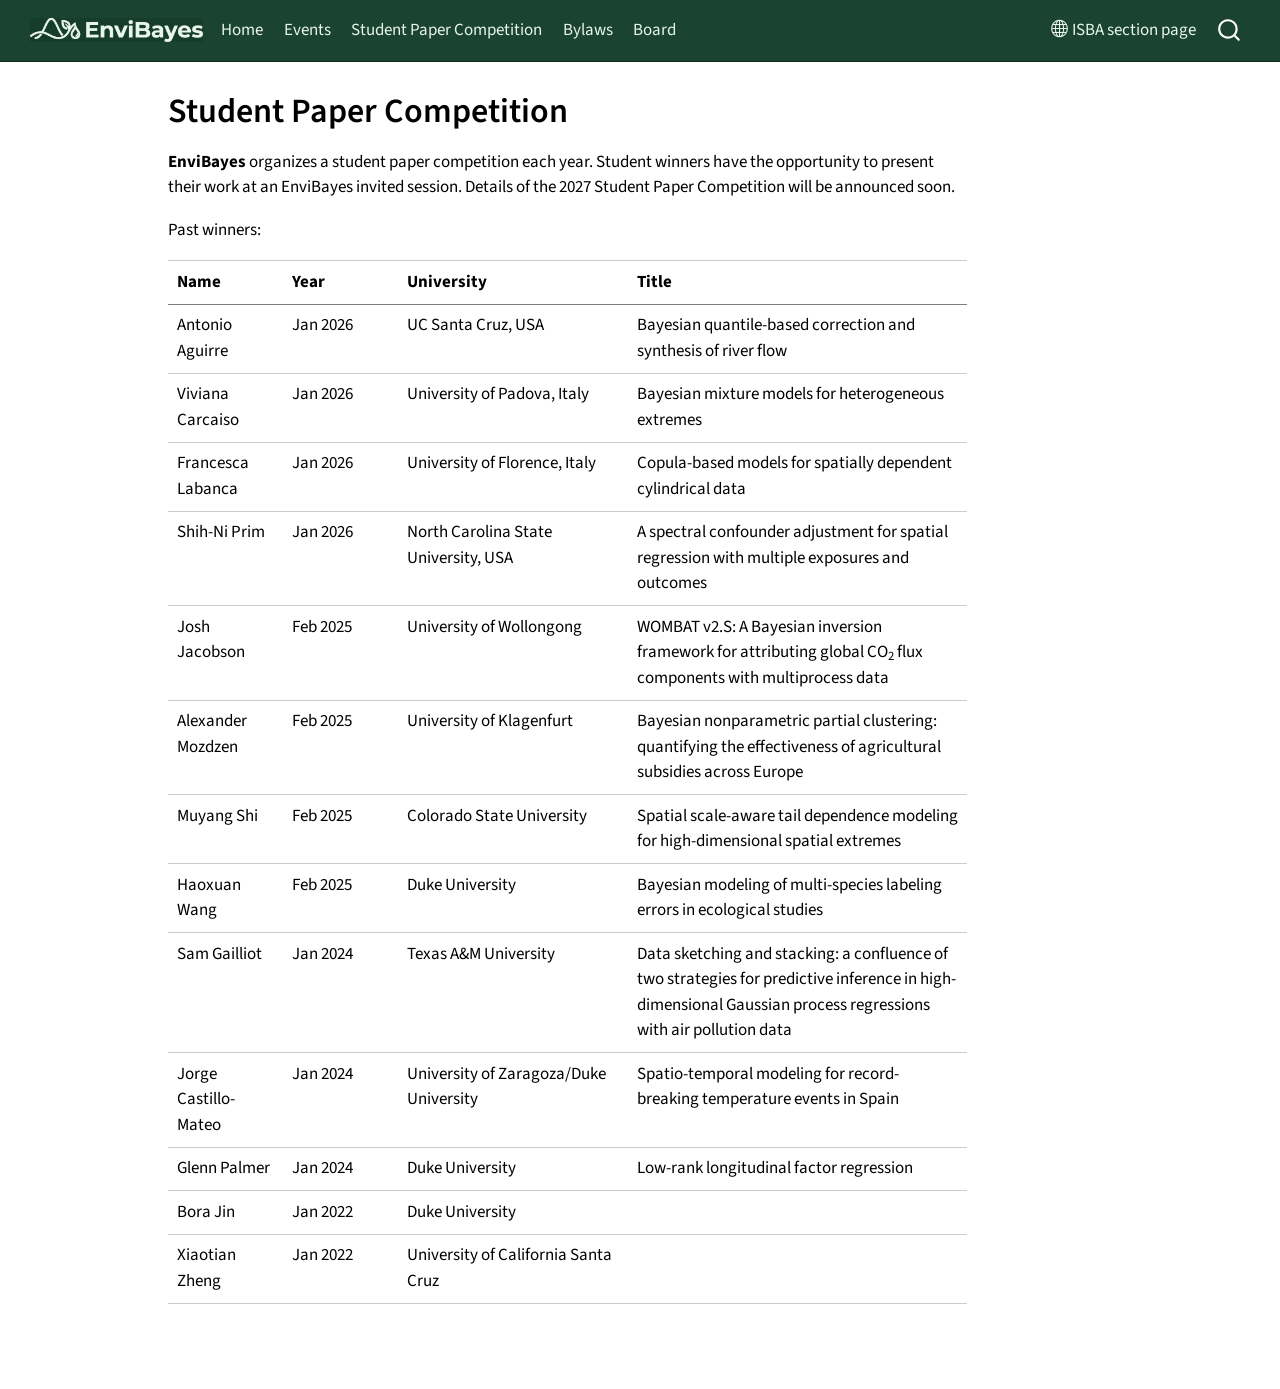
<file: student-paper-competition.html>
<!DOCTYPE html>
<html xmlns="http://www.w3.org/1999/xhtml" lang="en" xml:lang="en"><head>

<meta charset="utf-8">
<meta name="generator" content="quarto-1.9.37">

<meta name="viewport" content="width=device-width, initial-scale=1.0, user-scalable=yes">


<title>Student Paper Competition – EnviBayes</title>
<style>
/* Default styles provided by pandoc.
** See https://pandoc.org/MANUAL.html#variables-for-html for config info.
*/
code{white-space: pre-wrap;}
span.smallcaps{font-variant: small-caps;}
div.columns{display: flex; gap: min(4vw, 1.5em);}
div.column{flex: auto; overflow-x: auto;}
div.hanging-indent{margin-left: 1.5em; text-indent: -1.5em;}
ul.task-list{list-style: none;}
ul.task-list li input[type="checkbox"] {
  width: 0.8em;
  margin: 0 0.8em 0.2em -1em; /* quarto-specific, see https://github.com/quarto-dev/quarto-cli/issues/4556 */ 
  vertical-align: middle;
}
</style>


<script src="site_libs/quarto-nav/quarto-nav.js"></script>
<script src="site_libs/quarto-nav/headroom.min.js"></script>
<script src="site_libs/clipboard/clipboard.min.js"></script>
<script src="site_libs/quarto-search/autocomplete.umd.js"></script>
<script src="site_libs/quarto-search/fuse.min.js"></script>
<script src="site_libs/quarto-search/quarto-search.js"></script>
<meta name="quarto:offset" content="./">
<script src="site_libs/quarto-html/quarto.js" type="module"></script>
<script src="site_libs/quarto-html/tabsets/tabsets.js" type="module"></script>
<script src="site_libs/quarto-html/popper.min.js"></script>
<script src="site_libs/quarto-html/tippy.umd.min.js"></script>
<script src="site_libs/quarto-html/anchor.min.js"></script>
<link href="site_libs/quarto-html/tippy.css" rel="stylesheet">
<link href="site_libs/quarto-html/quarto-syntax-highlighting-7f8f88aac4f3542376d5c11b86a4c14d.css" rel="stylesheet" id="quarto-text-highlighting-styles">
<script src="site_libs/bootstrap/bootstrap.min.js"></script>
<link href="site_libs/bootstrap/bootstrap-icons.css" rel="stylesheet">
<link href="site_libs/bootstrap/bootstrap-98e2cecf0de6083ebe6acc462f7c9d14.min.css" rel="stylesheet" append-hash="true" id="quarto-bootstrap" data-mode="light">
<script id="quarto-search-options" type="application/json">{
  "location": "navbar",
  "copy-button": false,
  "collapse-after": 3,
  "panel-placement": "end",
  "type": "overlay",
  "limit": 50,
  "keyboard-shortcut": [
    "f",
    "/",
    "s"
  ],
  "show-item-context": false,
  "language": {
    "search-no-results-text": "No results",
    "search-matching-documents-text": "matching documents",
    "search-copy-link-title": "Copy link to search",
    "search-hide-matches-text": "Hide additional matches",
    "search-more-match-text": "more match in this document",
    "search-more-matches-text": "more matches in this document",
    "search-clear-button-title": "Clear",
    "search-text-placeholder": "",
    "search-detached-cancel-button-title": "Cancel",
    "search-submit-button-title": "Submit",
    "search-label": "Search"
  }
}</script>


</head>

<body class="nav-fixed quarto-light">

<div id="quarto-search-results"></div>
  <header id="quarto-header" class="headroom fixed-top">
    <nav class="navbar navbar-expand-lg " data-bs-theme="dark">
      <div class="navbar-container container-fluid">
      <div class="navbar-brand-container mx-auto">
    <a href="./index.html" class="navbar-brand navbar-brand-logo">
    <img src="./EnviBayes_Logo_navbar.png" alt="EnviBayes" class="navbar-logo light-content">
    <img src="./EnviBayes_Logo_navbar.png" alt="EnviBayes" class="navbar-logo dark-content">
    </a>
  </div>
            <div id="quarto-search" class="" title="Search"></div>
          <button class="navbar-toggler" type="button" data-bs-toggle="collapse" data-bs-target="#navbarCollapse" aria-controls="navbarCollapse" role="menu" aria-expanded="false" aria-label="Toggle navigation" onclick="if (window.quartoToggleHeadroom) { window.quartoToggleHeadroom(); }">
  <span class="navbar-toggler-icon"></span>
</button>
          <div class="collapse navbar-collapse" id="navbarCollapse">
            <ul class="navbar-nav navbar-nav-scroll me-auto">
  <li class="nav-item">
    <a class="nav-link" href="./index.html"> 
<span class="menu-text">Home</span></a>
  </li>  
  <li class="nav-item">
    <a class="nav-link" href="./events.html"> 
<span class="menu-text">Events</span></a>
  </li>  
  <li class="nav-item">
    <a class="nav-link active" href="./student-paper-competition.html" aria-current="page"> 
<span class="menu-text">Student Paper Competition</span></a>
  </li>  
  <li class="nav-item">
    <a class="nav-link" href="./bylaws.html"> 
<span class="menu-text">Bylaws</span></a>
  </li>  
  <li class="nav-item">
    <a class="nav-link" href="./board.html"> 
<span class="menu-text">Board</span></a>
  </li>  
</ul>
            <ul class="navbar-nav navbar-nav-scroll ms-auto">
  <li class="nav-item">
    <a class="nav-link" href="https://bayesian.org/sectionschapters/environmental-sciences/"> <i class="bi bi-globe" role="img">
</i> 
<span class="menu-text">ISBA section page</span></a>
  </li>  
</ul>
          </div> <!-- /navcollapse -->
            <div class="quarto-navbar-tools">
</div>
      </div> <!-- /container-fluid -->
    </nav>
</header>
<!-- content -->
<div id="quarto-content" class="quarto-container page-columns page-rows-contents page-layout-article page-navbar">
<!-- sidebar -->
<!-- margin-sidebar -->
    <div id="quarto-margin-sidebar" class="sidebar margin-sidebar zindex-bottom">
        
    </div>
<!-- main -->
<main class="content" id="quarto-document-content">

<header id="title-block-header" class="quarto-title-block default">
<div class="quarto-title">
<h1 class="title">Student Paper Competition</h1>
</div>



<div class="quarto-title-meta">

    
  
    
  </div>
  


</header>


<p><strong>EnviBayes</strong> organizes a student paper competition each year. Student winners have the opportunity to present their work at an EnviBayes invited session. Details of the 2027 Student Paper Competition will be announced soon.</p>
<p>Past winners:</p>
<div class="student-competition-table">
<table class="caption-top table">
<colgroup>
<col style="width: 19%">
<col style="width: 19%">
<col style="width: 38%">
<col style="width: 22%">
</colgroup>
<thead>
<tr class="header">
<th>Name</th>
<th>Year</th>
<th>University</th>
<th>Title</th>
</tr>
</thead>
<tbody>
<tr class="odd">
<td>Antonio Aguirre</td>
<td>Jan 2026</td>
<td>UC Santa Cruz, USA</td>
<td>Bayesian quantile-based correction and synthesis of river flow</td>
</tr>
<tr class="even">
<td>Viviana Carcaiso</td>
<td>Jan 2026</td>
<td>University of Padova, Italy</td>
<td>Bayesian mixture models for heterogeneous extremes</td>
</tr>
<tr class="odd">
<td>Francesca Labanca</td>
<td>Jan 2026</td>
<td>University of Florence, Italy</td>
<td>Copula-based models for spatially dependent cylindrical data</td>
</tr>
<tr class="even">
<td>Shih-Ni Prim</td>
<td>Jan 2026</td>
<td>North Carolina State University, USA</td>
<td>A spectral confounder adjustment for spatial regression with multiple exposures and outcomes</td>
</tr>
<tr class="odd">
<td>Josh Jacobson</td>
<td>Feb 2025</td>
<td>University of Wollongong</td>
<td>WOMBAT v2.S: A Bayesian inversion framework for attributing global CO<sub>2</sub> flux components with multiprocess data</td>
</tr>
<tr class="even">
<td>Alexander Mozdzen</td>
<td>Feb 2025</td>
<td>University of Klagenfurt</td>
<td>Bayesian nonparametric partial clustering: quantifying the effectiveness of agricultural subsidies across Europe</td>
</tr>
<tr class="odd">
<td>Muyang Shi</td>
<td>Feb 2025</td>
<td>Colorado State University</td>
<td>Spatial scale-aware tail dependence modeling for high-dimensional spatial extremes</td>
</tr>
<tr class="even">
<td>Haoxuan Wang</td>
<td>Feb 2025</td>
<td>Duke University</td>
<td>Bayesian modeling of multi-species labeling errors in ecological studies</td>
</tr>
<tr class="odd">
<td>Sam Gailliot</td>
<td>Jan 2024</td>
<td>Texas A&amp;M University</td>
<td>Data sketching and stacking: a confluence of two strategies for predictive inference in high-dimensional Gaussian process regressions with air pollution data</td>
</tr>
<tr class="even">
<td>Jorge Castillo-Mateo</td>
<td>Jan 2024</td>
<td>University of Zaragoza/Duke University</td>
<td>Spatio-temporal modeling for record-breaking temperature events in Spain</td>
</tr>
<tr class="odd">
<td>Glenn Palmer</td>
<td>Jan 2024</td>
<td>Duke University</td>
<td>Low-rank longitudinal factor regression</td>
</tr>
<tr class="even">
<td>Bora Jin</td>
<td>Jan 2022</td>
<td>Duke University</td>
<td></td>
</tr>
<tr class="odd">
<td>Xiaotian Zheng</td>
<td>Jan 2022</td>
<td>University of California Santa Cruz</td>
<td></td>
</tr>
</tbody>
</table>
</div>



</main> <!-- /main -->
<script id="quarto-html-after-body" type="application/javascript">
  window.document.addEventListener("DOMContentLoaded", function (event) {
    const icon = "";
    const anchorJS = new window.AnchorJS();
    anchorJS.options = {
      placement: 'right',
      icon: icon
    };
    anchorJS.add('.anchored');
    const isCodeAnnotation = (el) => {
      for (const clz of el.classList) {
        if (clz.startsWith('code-annotation-')) {                     
          return true;
        }
      }
      return false;
    }
    const onCopySuccess = function(e) {
      // button target
      const button = e.trigger;
      // don't keep focus
      button.blur();
      // flash "checked"
      button.classList.add('code-copy-button-checked');
      var currentTitle = button.getAttribute("title");
      button.setAttribute("title", "Copied!");
      let tooltip;
      if (window.bootstrap) {
        button.setAttribute("data-bs-toggle", "tooltip");
        button.setAttribute("data-bs-placement", "left");
        button.setAttribute("data-bs-title", "Copied!");
        tooltip = new bootstrap.Tooltip(button, 
          { trigger: "manual", 
            customClass: "code-copy-button-tooltip",
            offset: [0, -8]});
        tooltip.show();    
      }
      setTimeout(function() {
        if (tooltip) {
          tooltip.hide();
          button.removeAttribute("data-bs-title");
          button.removeAttribute("data-bs-toggle");
          button.removeAttribute("data-bs-placement");
        }
        button.setAttribute("title", currentTitle);
        button.classList.remove('code-copy-button-checked');
      }, 1000);
      // clear code selection
      e.clearSelection();
    }
    const getTextToCopy = function(trigger) {
      const outerScaffold = trigger.parentElement.cloneNode(true);
      const codeEl = outerScaffold.querySelector('code');
      for (const childEl of codeEl.children) {
        if (isCodeAnnotation(childEl)) {
          childEl.remove();
        }
      }
      return codeEl.innerText;
    }
    const clipboard = new window.ClipboardJS('.code-copy-button:not([data-in-quarto-modal])', {
      text: getTextToCopy
    });
    clipboard.on('success', onCopySuccess);
    if (window.document.getElementById('quarto-embedded-source-code-modal')) {
      const clipboardModal = new window.ClipboardJS('.code-copy-button[data-in-quarto-modal]', {
        text: getTextToCopy,
        container: window.document.getElementById('quarto-embedded-source-code-modal')
      });
      clipboardModal.on('success', onCopySuccess);
    }
      var localhostRegex = new RegExp(/^(?:http|https):\/\/localhost\:?[0-9]*\//);
      var mailtoRegex = new RegExp(/^mailto:/);
        var filterRegex = new RegExp("https:\/\/andrewzm\.github\.io\/envibayes-website\/");
      var isInternal = (href) => {
          return filterRegex.test(href) || localhostRegex.test(href) || mailtoRegex.test(href);
      }
      // Inspect non-navigation links and adorn them if external
     var links = window.document.querySelectorAll('a[href]:not(.nav-link):not(.navbar-brand):not(.toc-action):not(.sidebar-link):not(.sidebar-item-toggle):not(.pagination-link):not(.no-external):not([aria-hidden]):not(.dropdown-item):not(.quarto-navigation-tool):not(.about-link)');
      for (var i=0; i<links.length; i++) {
        const link = links[i];
        if (!isInternal(link.href)) {
          // undo the damage that might have been done by quarto-nav.js in the case of
          // links that we want to consider external
          if (link.dataset.originalHref !== undefined) {
            link.href = link.dataset.originalHref;
          }
            // target, if specified
            link.setAttribute("target", "_blank");
            if (link.getAttribute("rel") === null) {
              link.setAttribute("rel", "noopener");
            }
        }
      }
    function tippyHover(el, contentFn, onTriggerFn, onUntriggerFn) {
      const config = {
        allowHTML: true,
        maxWidth: 500,
        delay: 100,
        arrow: false,
        appendTo: function(el) {
            return el.parentElement;
        },
        interactive: true,
        interactiveBorder: 10,
        theme: 'quarto',
        placement: 'bottom-start',
      };
      if (contentFn) {
        config.content = contentFn;
      }
      if (onTriggerFn) {
        config.onTrigger = onTriggerFn;
      }
      if (onUntriggerFn) {
        config.onUntrigger = onUntriggerFn;
      }
      window.tippy(el, config); 
    }
    const noterefs = window.document.querySelectorAll('a[role="doc-noteref"]');
    for (var i=0; i<noterefs.length; i++) {
      const ref = noterefs[i];
      tippyHover(ref, function() {
        // use id or data attribute instead here
        let href = ref.getAttribute('data-footnote-href') || ref.getAttribute('href');
        try { href = new URL(href).hash; } catch {}
        const id = href.replace(/^#\/?/, "");
        const note = window.document.getElementById(id);
        if (note) {
          return note.innerHTML;
        } else {
          return "";
        }
      });
    }
    const xrefs = window.document.querySelectorAll('a.quarto-xref');
    const processXRef = (id, note) => {
      // Strip column container classes
      const stripColumnClz = (el) => {
        el.classList.remove("page-full", "page-columns");
        if (el.children) {
          for (const child of el.children) {
            stripColumnClz(child);
          }
        }
      }
      stripColumnClz(note)
      if (id === null || id.startsWith('sec-')) {
        // Special case sections, only their first couple elements
        const container = document.createElement("div");
        if (note.children && note.children.length > 2) {
          container.appendChild(note.children[0].cloneNode(true));
          for (let i = 1; i < note.children.length; i++) {
            const child = note.children[i];
            if (child.tagName === "P" && child.innerText === "") {
              continue;
            } else {
              container.appendChild(child.cloneNode(true));
              break;
            }
          }
          if (window.Quarto?.typesetMath) {
            window.Quarto.typesetMath(container);
          }
          return container.innerHTML
        } else {
          if (window.Quarto?.typesetMath) {
            window.Quarto.typesetMath(note);
          }
          return note.innerHTML;
        }
      } else {
        // Remove any anchor links if they are present
        const anchorLink = note.querySelector('a.anchorjs-link');
        if (anchorLink) {
          anchorLink.remove();
        }
        if (window.Quarto?.typesetMath) {
          window.Quarto.typesetMath(note);
        }
        if (note.classList.contains("callout")) {
          return note.outerHTML;
        } else {
          return note.innerHTML;
        }
      }
    }
    for (var i=0; i<xrefs.length; i++) {
      const xref = xrefs[i];
      tippyHover(xref, undefined, function(instance) {
        instance.disable();
        let url = xref.getAttribute('href');
        let hash = undefined; 
        if (url.startsWith('#')) {
          hash = url;
        } else {
          try { hash = new URL(url).hash; } catch {}
        }
        if (hash) {
          const id = hash.replace(/^#\/?/, "");
          const note = window.document.getElementById(id);
          if (note !== null) {
            try {
              const html = processXRef(id, note.cloneNode(true));
              instance.setContent(html);
            } finally {
              instance.enable();
              instance.show();
            }
          } else {
            // See if we can fetch this
            fetch(url.split('#')[0])
            .then(res => res.text())
            .then(html => {
              const parser = new DOMParser();
              const htmlDoc = parser.parseFromString(html, "text/html");
              const note = htmlDoc.getElementById(id);
              if (note !== null) {
                const html = processXRef(id, note);
                instance.setContent(html);
              } 
            }).finally(() => {
              instance.enable();
              instance.show();
            });
          }
        } else {
          // See if we can fetch a full url (with no hash to target)
          // This is a special case and we should probably do some content thinning / targeting
          fetch(url)
          .then(res => res.text())
          .then(html => {
            const parser = new DOMParser();
            const htmlDoc = parser.parseFromString(html, "text/html");
            const note = htmlDoc.querySelector('main.content');
            if (note !== null) {
              // This should only happen for chapter cross references
              // (since there is no id in the URL)
              // remove the first header
              if (note.children.length > 0 && note.children[0].tagName === "HEADER") {
                note.children[0].remove();
              }
              const html = processXRef(null, note);
              instance.setContent(html);
            } 
          }).finally(() => {
            instance.enable();
            instance.show();
          });
        }
      }, function(instance) {
      });
    }
        let selectedAnnoteEl;
        const selectorForAnnotation = ( cell, annotation) => {
          let cellAttr = 'data-code-cell="' + cell + '"';
          let lineAttr = 'data-code-annotation="' +  annotation + '"';
          const selector = 'span[' + cellAttr + '][' + lineAttr + ']';
          return selector;
        }
        const selectCodeLines = (annoteEl) => {
          const doc = window.document;
          const targetCell = annoteEl.getAttribute("data-target-cell");
          const targetAnnotation = annoteEl.getAttribute("data-target-annotation");
          const annoteSpan = window.document.querySelector(selectorForAnnotation(targetCell, targetAnnotation));
          const lines = annoteSpan.getAttribute("data-code-lines").split(",");
          const lineIds = lines.map((line) => {
            return targetCell + "-" + line;
          })
          let top = null;
          let height = null;
          let parent = null;
          if (lineIds.length > 0) {
              //compute the position of the single el (top and bottom and make a div)
              const el = window.document.getElementById(lineIds[0]);
              top = el.offsetTop;
              height = el.offsetHeight;
              parent = el.parentElement.parentElement;
            if (lineIds.length > 1) {
              const lastEl = window.document.getElementById(lineIds[lineIds.length - 1]);
              const bottom = lastEl.offsetTop + lastEl.offsetHeight;
              height = bottom - top;
            }
            if (top !== null && height !== null && parent !== null) {
              // cook up a div (if necessary) and position it 
              let div = window.document.getElementById("code-annotation-line-highlight");
              if (div === null) {
                div = window.document.createElement("div");
                div.setAttribute("id", "code-annotation-line-highlight");
                div.style.position = 'absolute';
                parent.appendChild(div);
              }
              div.style.top = top - 2 + "px";
              div.style.height = height + 4 + "px";
              div.style.left = 0;
              let gutterDiv = window.document.getElementById("code-annotation-line-highlight-gutter");
              if (gutterDiv === null) {
                gutterDiv = window.document.createElement("div");
                gutterDiv.setAttribute("id", "code-annotation-line-highlight-gutter");
                gutterDiv.style.position = 'absolute';
                const codeCell = window.document.getElementById(targetCell);
                const gutter = codeCell.querySelector('.code-annotation-gutter');
                gutter.appendChild(gutterDiv);
              }
              gutterDiv.style.top = top - 2 + "px";
              gutterDiv.style.height = height + 4 + "px";
            }
            selectedAnnoteEl = annoteEl;
          }
        };
        const unselectCodeLines = () => {
          const elementsIds = ["code-annotation-line-highlight", "code-annotation-line-highlight-gutter"];
          elementsIds.forEach((elId) => {
            const div = window.document.getElementById(elId);
            if (div) {
              div.remove();
            }
          });
          selectedAnnoteEl = undefined;
        };
          // Handle positioning of the toggle
      window.addEventListener(
        "resize",
        throttle(() => {
          elRect = undefined;
          if (selectedAnnoteEl) {
            selectCodeLines(selectedAnnoteEl);
          }
        }, 10)
      );
      function throttle(fn, ms) {
      let throttle = false;
      let timer;
        return (...args) => {
          if(!throttle) { // first call gets through
              fn.apply(this, args);
              throttle = true;
          } else { // all the others get throttled
              if(timer) clearTimeout(timer); // cancel #2
              timer = setTimeout(() => {
                fn.apply(this, args);
                timer = throttle = false;
              }, ms);
          }
        };
      }
        // Attach click handler to the DT
        const annoteDls = window.document.querySelectorAll('dt[data-target-cell]');
        for (const annoteDlNode of annoteDls) {
          annoteDlNode.addEventListener('click', (event) => {
            const clickedEl = event.target;
            if (clickedEl !== selectedAnnoteEl) {
              unselectCodeLines();
              const activeEl = window.document.querySelector('dt[data-target-cell].code-annotation-active');
              if (activeEl) {
                activeEl.classList.remove('code-annotation-active');
              }
              selectCodeLines(clickedEl);
              clickedEl.classList.add('code-annotation-active');
            } else {
              // Unselect the line
              unselectCodeLines();
              clickedEl.classList.remove('code-annotation-active');
            }
          });
        }
    const findCites = (el) => {
      const parentEl = el.parentElement;
      if (parentEl) {
        const cites = parentEl.dataset.cites;
        if (cites) {
          return {
            el,
            cites: cites.split(' ')
          };
        } else {
          return findCites(el.parentElement)
        }
      } else {
        return undefined;
      }
    };
    var bibliorefs = window.document.querySelectorAll('a[role="doc-biblioref"]');
    for (var i=0; i<bibliorefs.length; i++) {
      const ref = bibliorefs[i];
      const citeInfo = findCites(ref);
      if (citeInfo) {
        tippyHover(citeInfo.el, function() {
          var popup = window.document.createElement('div');
          citeInfo.cites.forEach(function(cite) {
            var citeDiv = window.document.createElement('div');
            citeDiv.classList.add('hanging-indent');
            citeDiv.classList.add('csl-entry');
            var biblioDiv = window.document.getElementById('ref-' + cite);
            if (biblioDiv) {
              citeDiv.innerHTML = biblioDiv.innerHTML;
            }
            popup.appendChild(citeDiv);
          });
          return popup.innerHTML;
        });
      }
    }
  });
  </script>
</div> <!-- /content -->




</body></html>
</file>
<file: site_libs/quarto-html/tippy.css>
.tippy-box[data-animation=fade][data-state=hidden]{opacity:0}[data-tippy-root]{max-width:calc(100vw - 10px)}.tippy-box{position:relative;background-color:#333;color:#fff;border-radius:4px;font-size:14px;line-height:1.4;white-space:normal;outline:0;transition-property:transform,visibility,opacity}.tippy-box[data-placement^=top]>.tippy-arrow{bottom:0}.tippy-box[data-placement^=top]>.tippy-arrow:before{bottom:-7px;left:0;border-width:8px 8px 0;border-top-color:initial;transform-origin:center top}.tippy-box[data-placement^=bottom]>.tippy-arrow{top:0}.tippy-box[data-placement^=bottom]>.tippy-arrow:before{top:-7px;left:0;border-width:0 8px 8px;border-bottom-color:initial;transform-origin:center bottom}.tippy-box[data-placement^=left]>.tippy-arrow{right:0}.tippy-box[data-placement^=left]>.tippy-arrow:before{border-width:8px 0 8px 8px;border-left-color:initial;right:-7px;transform-origin:center left}.tippy-box[data-placement^=right]>.tippy-arrow{left:0}.tippy-box[data-placement^=right]>.tippy-arrow:before{left:-7px;border-width:8px 8px 8px 0;border-right-color:initial;transform-origin:center right}.tippy-box[data-inertia][data-state=visible]{transition-timing-function:cubic-bezier(.54,1.5,.38,1.11)}.tippy-arrow{width:16px;height:16px;color:#333}.tippy-arrow:before{content:"";position:absolute;border-color:transparent;border-style:solid}.tippy-content{position:relative;padding:5px 9px;z-index:1}
</file>
<file: site_libs/quarto-html/quarto-syntax-highlighting-7f8f88aac4f3542376d5c11b86a4c14d.css>
/* quarto syntax highlight colors */
:root {
  --quarto-hl-ot-color: #003B4F;
  --quarto-hl-at-color: #657422;
  --quarto-hl-ss-color: #20794D;
  --quarto-hl-an-color: #5E5E5E;
  --quarto-hl-fu-color: #4758AB;
  --quarto-hl-st-color: #20794D;
  --quarto-hl-cf-color: #003B4F;
  --quarto-hl-op-color: #5E5E5E;
  --quarto-hl-er-color: #AD0000;
  --quarto-hl-bn-color: #AD0000;
  --quarto-hl-al-color: #AD0000;
  --quarto-hl-va-color: #111111;
  --quarto-hl-bu-color: inherit;
  --quarto-hl-ex-color: inherit;
  --quarto-hl-pp-color: #AD0000;
  --quarto-hl-in-color: #5E5E5E;
  --quarto-hl-vs-color: #20794D;
  --quarto-hl-wa-color: #5E5E5E;
  --quarto-hl-do-color: #5E5E5E;
  --quarto-hl-im-color: #00769E;
  --quarto-hl-ch-color: #20794D;
  --quarto-hl-dt-color: #AD0000;
  --quarto-hl-fl-color: #AD0000;
  --quarto-hl-co-color: #5E5E5E;
  --quarto-hl-cv-color: #5E5E5E;
  --quarto-hl-cn-color: #8f5902;
  --quarto-hl-sc-color: #5E5E5E;
  --quarto-hl-dv-color: #AD0000;
  --quarto-hl-kw-color: #003B4F;
}

/* other quarto variables */
:root {
  --quarto-font-monospace: SFMono-Regular, Menlo, Monaco, Consolas, "Liberation Mono", "Courier New", monospace;
}

/* syntax highlight based on Pandoc's rules */
pre > code.sourceCode > span {
  color: #003B4F;
}

code.sourceCode > span {
  color: #003B4F;
}

div.sourceCode,
div.sourceCode pre.sourceCode {
  color: #003B4F;
}

/* Normal */
code span {
  color: #003B4F;
}

/* Alert */
code span.al {
  color: #AD0000;
  font-style: inherit;
}

/* Annotation */
code span.an {
  color: #5E5E5E;
  font-style: inherit;
}

/* Attribute */
code span.at {
  color: #657422;
  font-style: inherit;
}

/* BaseN */
code span.bn {
  color: #AD0000;
  font-style: inherit;
}

/* BuiltIn */
code span.bu {
  font-style: inherit;
}

/* ControlFlow */
code span.cf {
  color: #003B4F;
  font-weight: bold;
  font-style: inherit;
}

/* Char */
code span.ch {
  color: #20794D;
  font-style: inherit;
}

/* Constant */
code span.cn {
  color: #8f5902;
  font-style: inherit;
}

/* Comment */
code span.co {
  color: #5E5E5E;
  font-style: inherit;
}

/* CommentVar */
code span.cv {
  color: #5E5E5E;
  font-style: italic;
}

/* Documentation */
code span.do {
  color: #5E5E5E;
  font-style: italic;
}

/* DataType */
code span.dt {
  color: #AD0000;
  font-style: inherit;
}

/* DecVal */
code span.dv {
  color: #AD0000;
  font-style: inherit;
}

/* Error */
code span.er {
  color: #AD0000;
  font-style: inherit;
}

/* Extension */
code span.ex {
  font-style: inherit;
}

/* Float */
code span.fl {
  color: #AD0000;
  font-style: inherit;
}

/* Function */
code span.fu {
  color: #4758AB;
  font-style: inherit;
}

/* Import */
code span.im {
  color: #00769E;
  font-style: inherit;
}

/* Information */
code span.in {
  color: #5E5E5E;
  font-style: inherit;
}

/* Keyword */
code span.kw {
  color: #003B4F;
  font-weight: bold;
  font-style: inherit;
}

/* Operator */
code span.op {
  color: #5E5E5E;
  font-style: inherit;
}

/* Other */
code span.ot {
  color: #003B4F;
  font-style: inherit;
}

/* Preprocessor */
code span.pp {
  color: #AD0000;
  font-style: inherit;
}

/* SpecialChar */
code span.sc {
  color: #5E5E5E;
  font-style: inherit;
}

/* SpecialString */
code span.ss {
  color: #20794D;
  font-style: inherit;
}

/* String */
code span.st {
  color: #20794D;
  font-style: inherit;
}

/* Variable */
code span.va {
  color: #111111;
  font-style: inherit;
}

/* VerbatimString */
code span.vs {
  color: #20794D;
  font-style: inherit;
}

/* Warning */
code span.wa {
  color: #5E5E5E;
  font-style: italic;
}

.prevent-inlining {
  content: "</";
}

/*# sourceMappingURL=789ad8cd35626ba772517505b42a116e.css.map */
</file>
